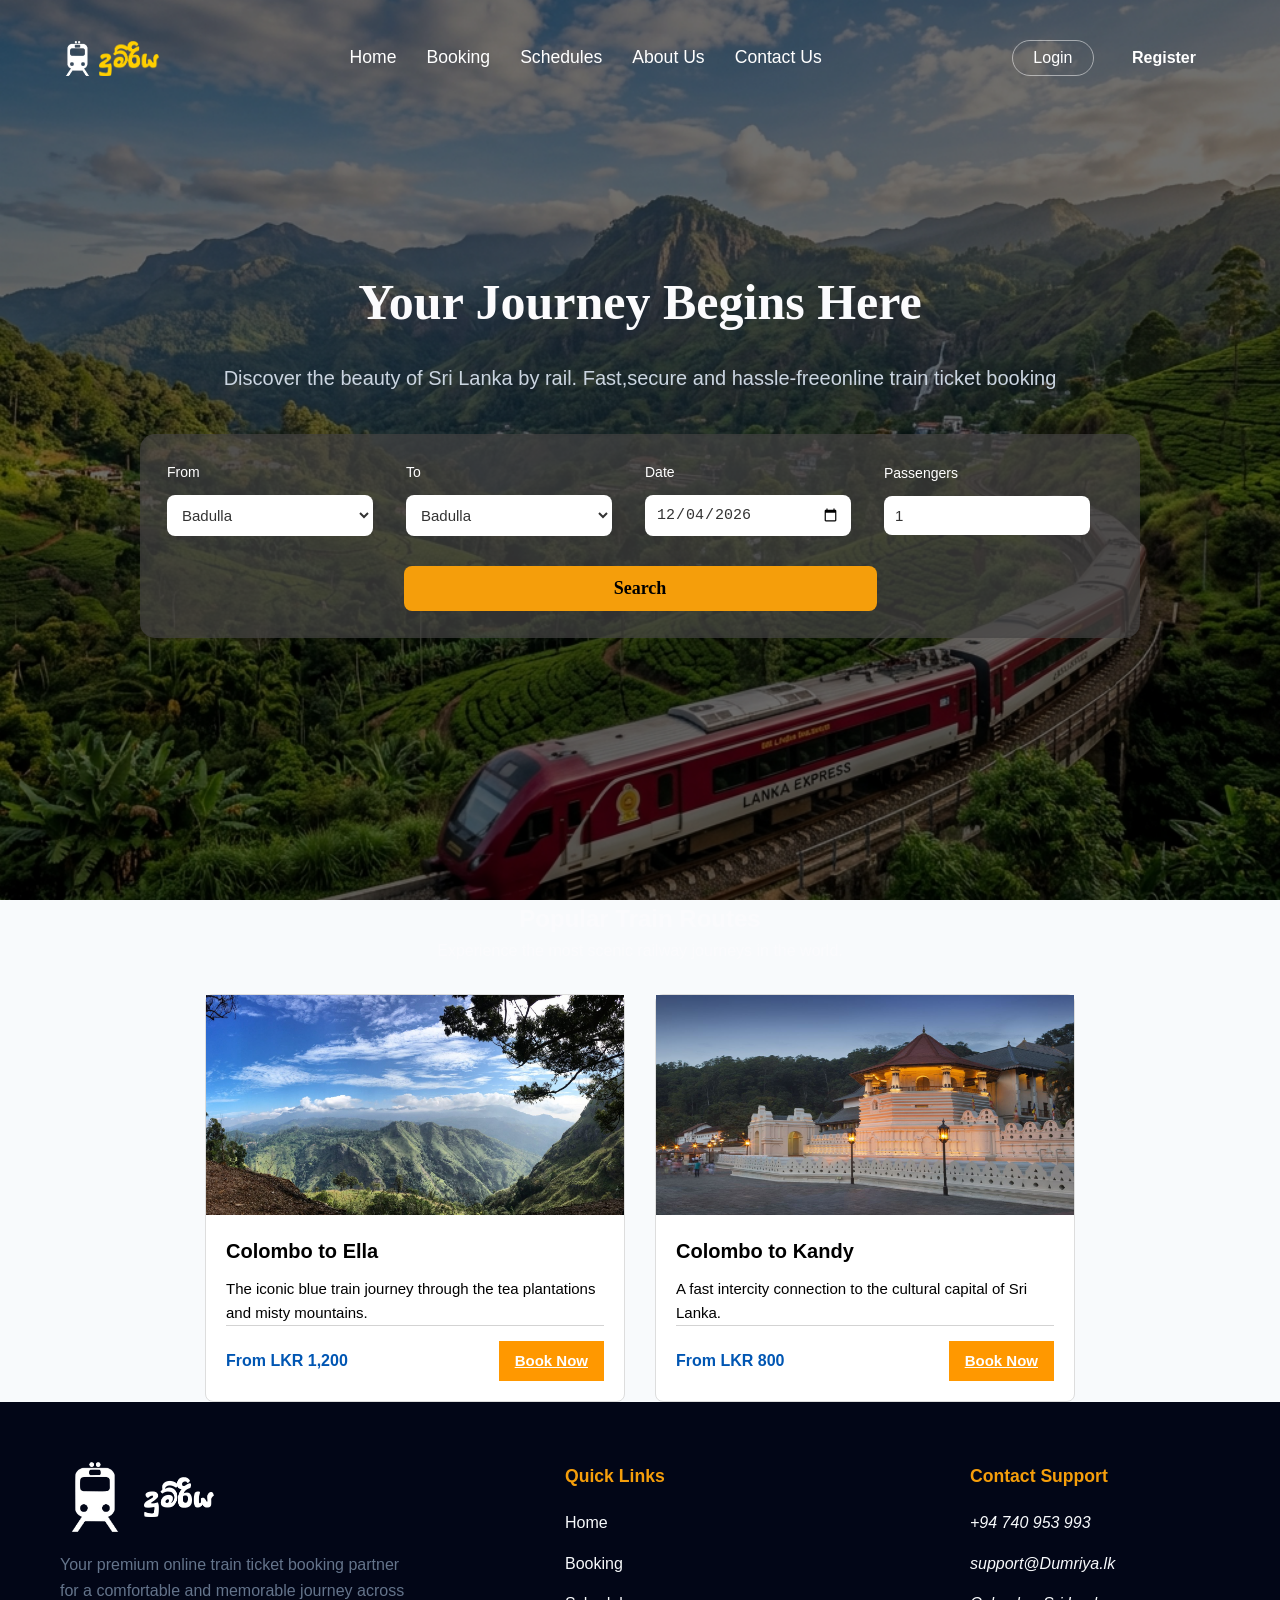
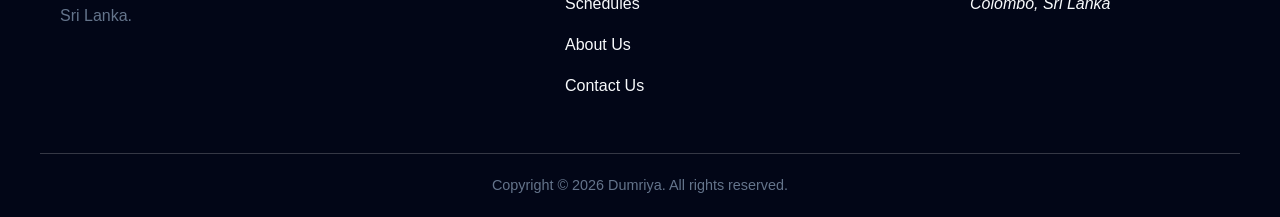
<file: index.html>
<!DOCTYPE html>
<html lang="en">

<head>
    <meta charset="UTF-8">
    <meta name="viewport" content="width=device-width, initial-scale=1.0">
    <title>Home | දුම්රිය </title>
    <link rel="stylesheet" href="css/style.css">
    <link rel="stylesheet" href="css/index.css">

</head>

<body>
<!--Navigation-->
      <header>
        <div class="container nav-container">
            <a href="index.html" class="logo" id="logo-name">
                <img src="assets/train-whit.png" alt="logo" class="train-logo">
                <i></i><img src="assets/Dumriya_Icon-yellow.png" alt="Dumriya logo">
            </a>
            <ul class="nav-links">
                <li><a href="index.html">Home</a></li>
                <li><a href="booking.html">Booking</a></li>
                <li><a href="schedules.html">Schedules</a></li>
                <li><a href="about.html">About Us</a></li>
                <li><a href="contact.html">Contact Us</a></li>
            </ul>

            <div class="nav-buttons">
                <button class="btn-login">Login</button>
                <button class="btn-register">Register</button>
            </div>
        </div>
    </header>
<section class = "context">
    <div class = "context_content">
        <h1 class = "context_title">Your Journey Begins Here</h1>
        <p class = "context_para">Discover the beauty of Sri Lanka by rail. Fast,secure and hassle-freeonline train ticket booking</p>

        <div class = "search_block">
            <form action="booking.html" class="form_search">

                <div class = "input_group">
                    <label for="From">From</label>
                    <select name="From" id="From">
                        <option value="Badulla">Badulla</option>
                        <option value="Ella">Ella</option>
                        <option value="Kandy">Kandy</option>
                        <option value="Jaffna">Jaffna</option>
                        <option value="Galle">Galle</option>
                        <option value="ColomboFort">Colombo Fort
                        </option>  
                    </select>
                </div>
                <div class = "input_group">
                    <label for="To">To</label>
                    <select name="To" id="To">
                        <option value="Badulla">Badulla</option>
                        <option value="Ella">Ella</option>
                        <option value="Kandy">Kandy</option>
                        <option value="Jaffna">Jaffna</option>
                        <option value="Galle">Galle</option>
                        <option value="ColomboFort">Colombo Fort
                        </option>
                    </select>
                </div>
                <div class = "input_group">
                    <label for="Date">Date</label>
                    <input type="date" id="Date" name="Date" min="2026-06-13">
                </div>
                <div class = "input_group" id="passenger-div">
                    <label for="Passengers">Passengers</label>
                    <input type="number" id = "Passengers" name = "Passengers" min = "1" value ="1">
                </div>
                <button type = "search" class="search_button" id="search-btn">Search</button>

            </form>
        </div>
    </div>
</section>
<div class="train-section">
    <div class="train-container">
        
        <div class="train-title">
            <h2>Popular Train Routes</h2>
            <p>Experience the most scenic railway journeys in the world.</p>
        </div>

        <div class="train-div-div">
            <div class="two-card">
                <img src="assets/ella.jpeg" alt="Colombo to Ella">
                <div class="two-card-body">
                    <h3>Colombo to Ella</h3>
                    <p>The iconic blue train journey through the tea plantations and misty mountains.</p>
                    <div class="two-card-footer">
                        <span>From LKR 1,200</span>
                        <a href="booking.html" class="two-btn">Book Now</a>
                    </div>
                </div>
            </div>

            <div class="two-card">
                <img src="assets/kandy.jpg" alt="Colombo to Kandy">
                <div class="two-card-body">
                    <h3>Colombo to Kandy</h3>
                    <p>A fast intercity connection to the cultural capital of Sri Lanka.</p>
                    <div class="two-card-footer">
                        <span>From LKR 800</span>
                        <a href="booking.html" class="two-btn">Book Now</a>
                    </div>
                </div>
            </div>
        </div>

    </div>
</div>
<!--Footer-->
    <footer>
        <div class="container">
            <div class="footer-logo">
                <img src="assets/train-whit.png" alt="logo">
                <img src="assets/dumriya_font.png">
                <p>Your premium online train ticket booking partner for a comfortable and memorable journey across Sri Lanka.</p>
            </div>
                <div class="footer-content">
                    <h4>Quick Links</h4>
                    <ul class="footer-links">
                    <li><a href="index.html">Home</a></li>
                    <li><a href="booking.html">Booking</a></li>
                    <li><a href="schedules.html">Schedules</a></li>
                    <li><a href="about.html">About Us</a></li>
                    <li><a href="contact.html">Contact Us</a></li>
                </ul>
            </div>
            <div class="footer-info">
                <h4>Contact Support</h4>
                <ul class="social-links">
                    <li><i class="phone-no">+94 740 953 993</i></li>
                    <li><i class="email-add">support@Dumriya.lk</i></li>
                    <li><i class="location-add">Colombo, Sri Lanka</i></li>
                </ul>
            </div>  
        </div>  
            <div class="footer-bottom">
                <p>Copyright &copy; 2026 Dumriya. All rights reserved.</p>
            </div>
    </footer>
    <script>
        var dateInput = document.getElementById('Date');
        dateInput.valueAsDate = new Date();
        dateInput.min = dateInput.value;

    </script>


    <script src="js/main.js"></script>
    
  
</body>

</html>
</file>
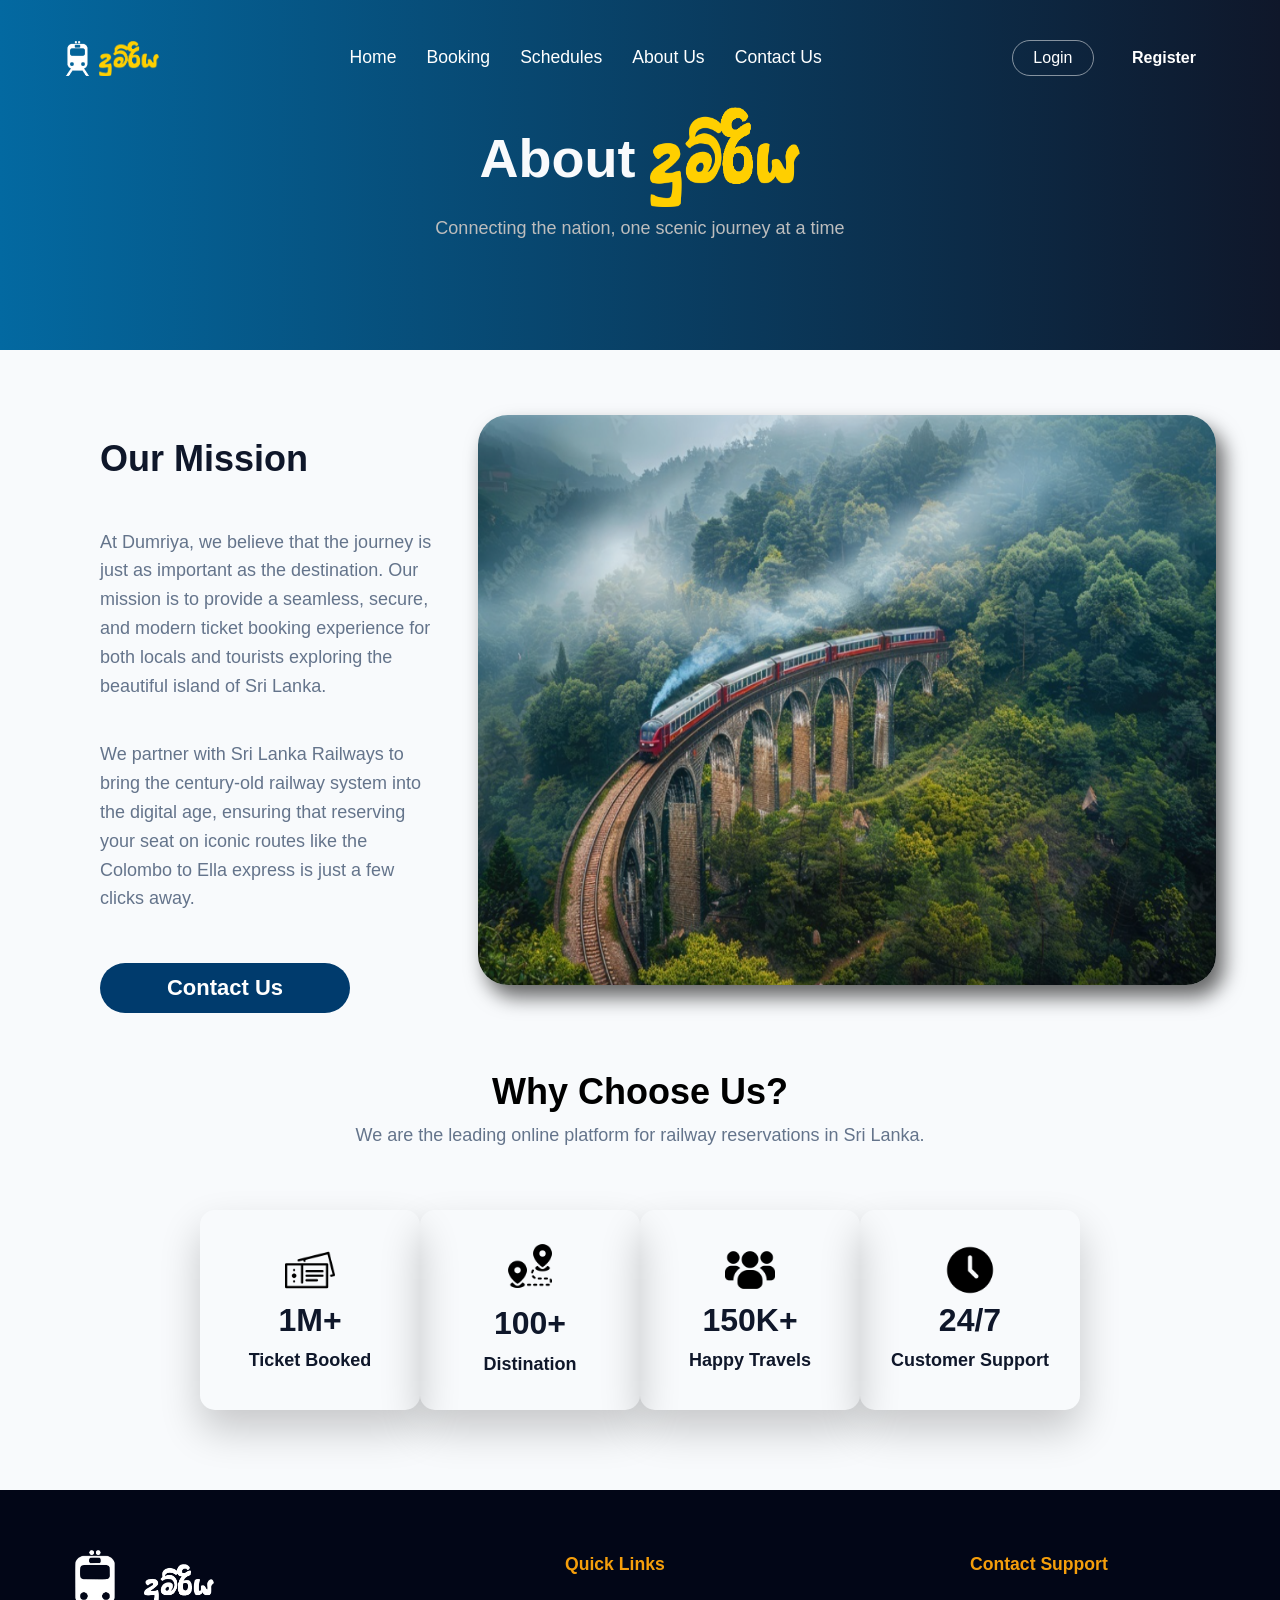
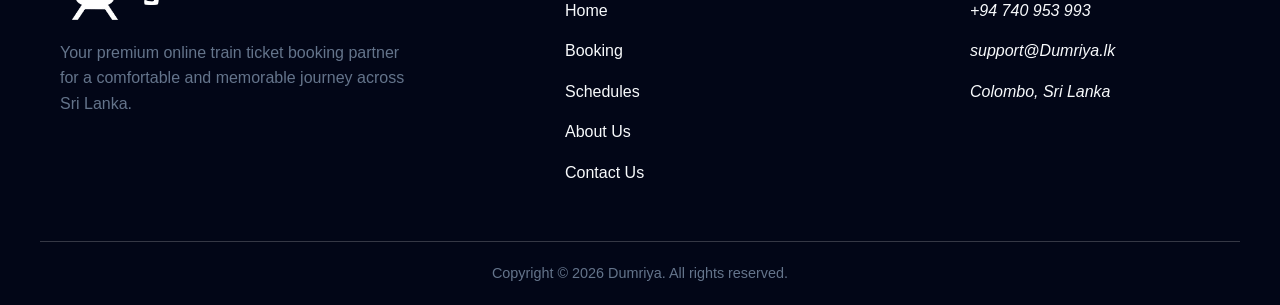
<file: about.html>
<!DOCTYPE html>
<html lang="en">

<head>
    <title>About Us | දුම්රිය</title>
    <link rel="stylesheet" href="css/style.css">
    <link rel="stylesheet" href="css/about.css">
</head>

<body>

    <!--Navigation-->
    <header>
        <div class="container nav-container">
            <a href="index.html" class="logo" id="logo-name">
                <img src="assets/train-whit.png" alt="logo" class="train-logo">
                <i></i><img src="assets/Dumriya_Icon-yellow.png" alt="Dumriya logo">
            </a>
            <ul class="nav-links">
                <li><a href="index.html">Home</a></li>
                <li><a href="booking.html">Booking</a></li>
                <li><a href="schedules.html">Schedules</a></li>
                <li><a href="about.html">About Us</a></li>
                <li><a href="contact.html">Contact Us</a></li>
            </ul>

            <div class="nav-buttons">
                <button class="btn-login">Login</button>
                <button class="btn-register">Register</button>
            </div>
        </div>
    </header>

    <!--Title box-->
    <div class="titleBox">
        <div class="aboutTitle">
            <h1 class="title">About</h1> <span class="font_Image"><img src="assets/Dumriya_Icon-yellow.png"
                    alt="Dumriya"></span>
        </div>
        <p class="titlePara">Connecting the nation, one scenic journey at a time</p>
    </div>

    <!--Content box-->
    <div>
        <div class="contentBox">
            <div class="content">
                <h1>Our Mission</h1>
                <p>At Dumriya, we believe that the journey is just as important as the destination. Our mission is to
                    provide a seamless, secure, and modern ticket booking experience for both locals and tourists
                    exploring the beautiful island of Sri Lanka.</p>
                <p>We partner with Sri Lanka Railways to bring the century-old railway system into the digital age,
                    ensuring that reserving your seat on iconic routes like the Colombo to Ella express is just a few
                    clicks away.</p>
                <a href="contact.html"><button class="contactUsButton">Contact Us</button> </a>
            </div>
            <div class="imageBox">
                <img src="assets/train_viwe.png" alt="Train travel Image">
            </div>
        </div>
        <div class="choosesBox">
            <h2>Why Choose Us?</h2>
            <p>We are the leading online platform for railway reservations in Sri Lanka.</p>
        </div>
        <div class="selectionBox">
            <div class="selection">
                <img src="assets/ticket.png" alt="Ticket Icon">
                <h1>1M+</h1>
                <p>Ticket Booked</p>
            </div>
            <div class="selection">
                <i><img src="assets/destinations.png" alt="Distination Icon"></i>
                <h1>100+</h1>
                <p>Distination</p>
            </div>
            <div class="selection">
                <img src="assets/group-users.png" alt="Group Icon">
                <h1>150K+</h1>
                <p>Happy Travels</p>
            </div>
            <div class="selection">
                <img src="assets/clock.png" alt="Clock Icon">
                <h1>24/7</h1>
                <p>Customer Support</p>
            </div>
        </div>
    </div>

    <!--Footer-->
    <footer>
        <div class="container">
            <div class="footer-logo">
                <img src="assets/train-whit.png" alt="logo">
                <img src="assets/dumriya_font.png">
                <p>Your premium online train ticket booking partner for a comfortable and memorable journey across Sri
                    Lanka.</p>
            </div>
            <div class="footer-content">
                <h4>Quick Links</h4>
                <ul class="footer-links">
                    <li><a href="index.html">Home</a></li>
                    <li><a href="booking.html">Booking</a></li>
                    <li><a href="schedules.html">Schedules</a></li>
                    <li><a href="about.html">About Us</a></li>
                    <li><a href="contact.html">Contact Us</a></li>
                </ul>
            </div>
            <div class="footer-info">
                <h4>Contact Support</h4>
                <ul class="social-links">
                    <li><i class="phone-no">+94 740 953 993</i></li>
                    <li><i class="email-add">support@Dumriya.lk</i></li>
                    <li><i class="location-add">Colombo, Sri Lanka</i></li>
                </ul>
            </div>
        </div>
        <div class="footer-bottom">
            <p>Copyright &copy; 2026 Dumriya. All rights reserved.</p>
        </div>
    </footer>

    <script src="js/main.js"></script>
</body>

</html>
</file>
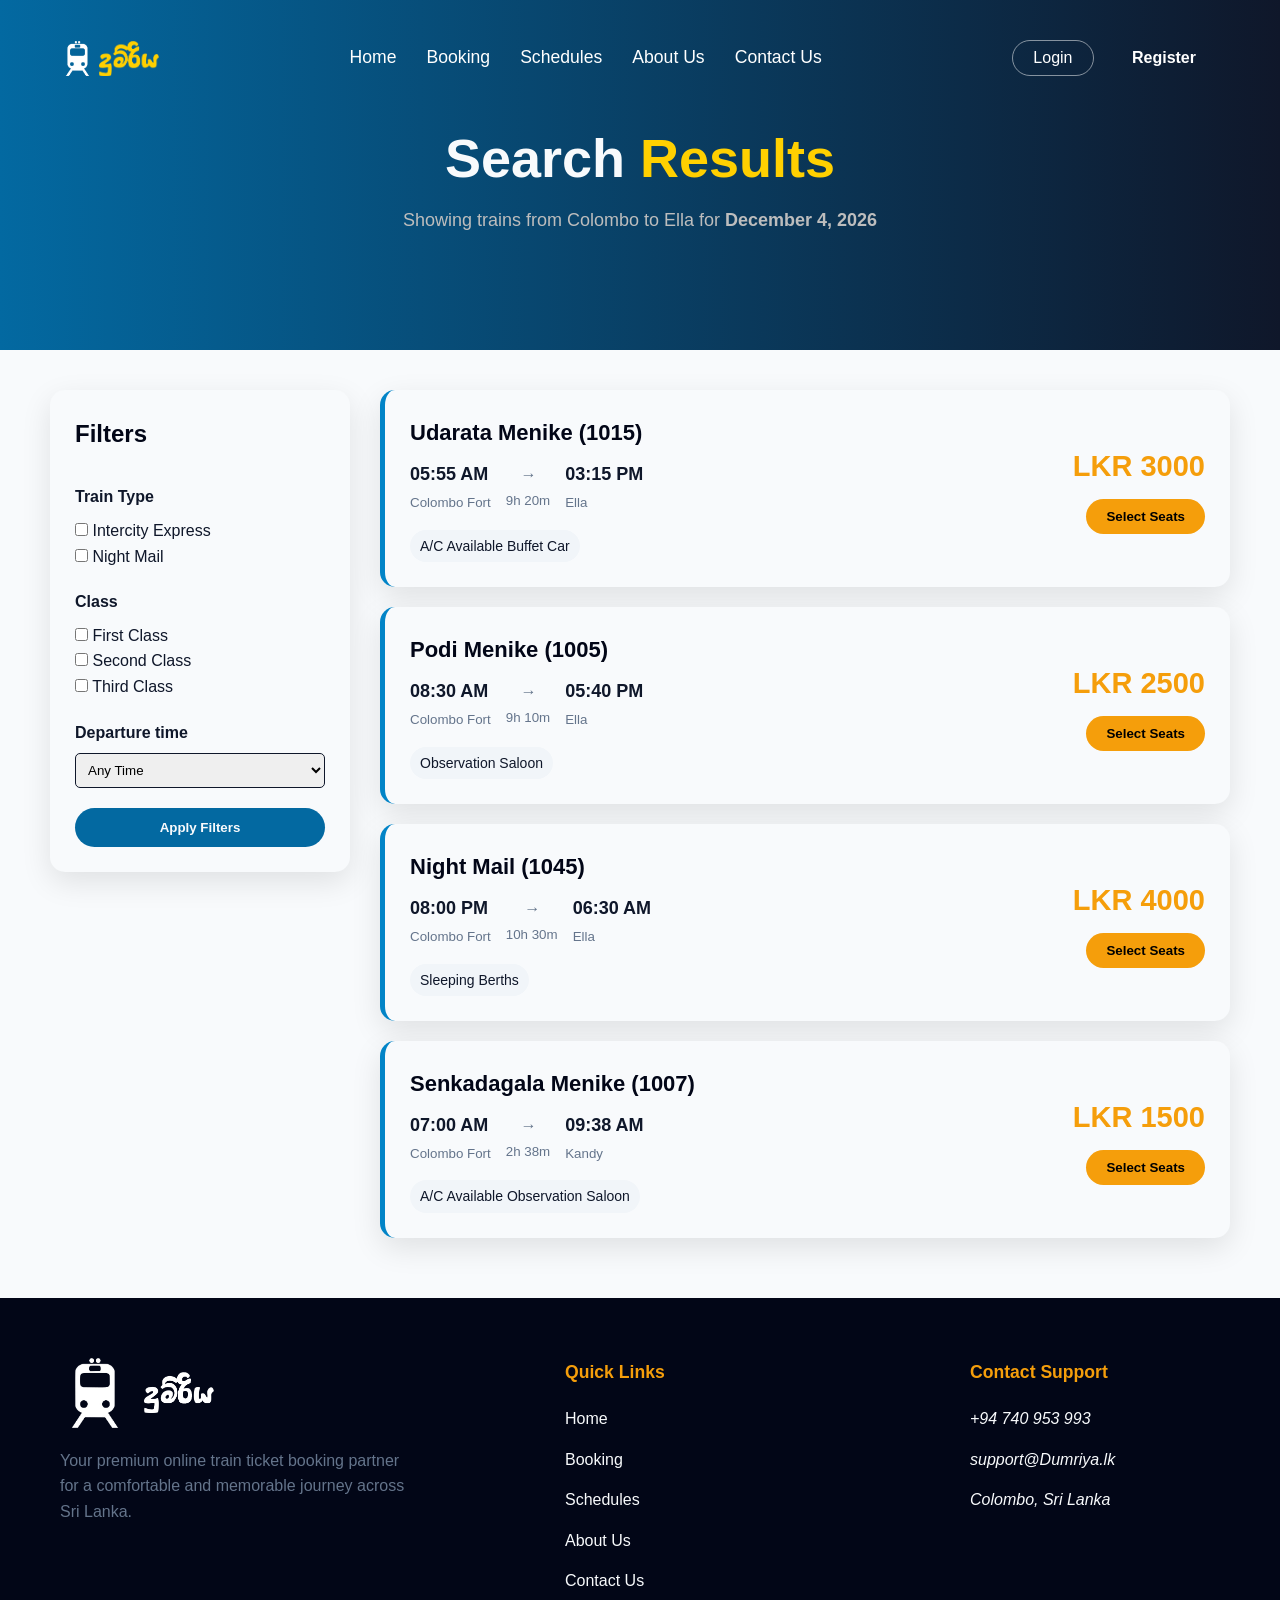
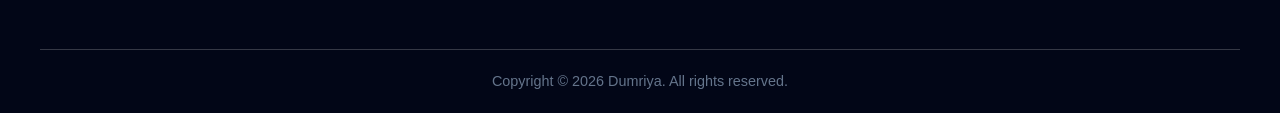
<file: booking.html>
<!DOCTYPE html>
<html lang="en">
<head>
    <meta charset="UTF-8">
    <meta name="viewport" content="width=device-width, initial-scale=1.0">
    <title>Booking | දුම්රිය  </title>
    <link rel="stylesheet" href="css/style.css">
    <title>Book Tickets | LankaTrains</title>
    <link rel="stylesheet" href="css/style.css">
    <link rel="stylesheet" href="css/booking.css">
</head>
<body>
      <!--Navigation-->
    <header>
        <div class="container nav-container">
            <a href="index.html" class="logo" id="logo-name">
                <img src="assets/train-whit.png" alt="logo" class="train-logo">
                <i></i><img src="assets/Dumriya_Icon-yellow.png" alt="Dumriya logo">
            </a>
            <ul class="nav-links">
                <li><a href="index.html">Home</a></li>
                <li><a href="booking.html">Booking</a></li>
                <li><a href="schedules.html">Schedules</a></li>
                <li><a href="about.html">About Us</a></li>
                <li><a href="contact.html">Contact Us</a></li>
            </ul>

            <div class="nav-buttons">
                <button class="btn-login">Login</button>
                <button class="btn-register">Register</button>
            </div>
        </div>
    </header>

     <div class="titleBox">
        <div class="aboutTitle">
            <h1 class="title">Search <span style="color: #ffd000;">Results</span></h1> 
        </div>
        <p class="titlePara">Showing trains from Colombo to Ella for <strong id="current-date"></strong></p>

        <script>
            const today = new Date();
            const options = { year: 'numeric', month: 'long', day: 'numeric' };
            document.getElementById('current-date').textContent = today.toLocaleDateString('en-US', options);

        </script>

    </div>

    <section class="section">
        <div class="main-container">

            <div class="search-result-container">

               
                <aside class="filter-sidebar">
                    <h2>Filters</h2>
                    <div class="filter-group">

                      
                        <label class="criteria-label">Train Type</label>
                        <div>
                            <input type="checkbox" id="intercity" value="intercity">
                            <label for="intercity">Intercity Express</label>
                        </div>
                        <div>
                            <input type="checkbox" id="nightmail" id="nightmail" value="nightmail">
                            <label for="nightmail">Night Mail</label>   
                        </div>
                    </div>

                    <div class="filter-group">

                        
                        <label class="criteria-label">Class</label>
                        <div>
                            <input type="checkbox" id="First-class" value="first-class">
                            <label for="first-class">First Class</label>
                        </div>
                        <div>
                            <input type="checkbox" id="second-class" value="second-class">
                            <label for="second-class">Second Class</label>
                        </div>
                        <div>
                            <input type="checkbox" id="third-class" value="third-class">
                            <label for="third-class">Third Class</label>
                        </div>
                    </div>
                    <div class="filter-group">

                        
                        <label class="criteria-label">Departure time</label>
                        <select id="filter-time" class="filter-time" style="width: 100%; padding: 8px; border-radius: 5px; border: 0.5px solid var(--dark);">
                            <option value="any">Any Time</option>
                            <option value="morning">Morning (06:00 -12:00)</option>
                            <option value="afternoon">Afternoon (12:00 - 18:00)</option>
                            <option value="evening">Evening (18:00 - 00:00)</option>

                        </select>
                    </div>
                    <button class="btn-primary">Apply Filters</button>
                </aside>
                
                <div class="results-list" id="train-result-display">
                    <div class="train-card" data-type="intercity" data-class="first second" data-time="morning">
                        <div class="train-info">
                            <h3>Udarata Menike (1015)</h3>//train 1
                            <div class="train-route">
                                <div>
                                    <span class="time">05:55 AM</span>
                                    <br>
                                    <small>Colombo Fort</small>
                                </div>
                                <div style="flex-grow: 1; text-align: center;">
                                    <large>&rarr;</large>
                                    <br>
                                    <small>9h 20m</small>
                                </div>
                                <div>
                                    <span class="time">03:15 PM</span>
                                    
                                    <br>
                                    <small>Ella</small>
                                </div>
                            </div>
                            <div class="train-features">
                                <span> A/C Available</span>
                                <span> | Buffet Car</span>
                            </div>
                        </div>
                        <div class="train-action">
                            <span class="price">LKR 450</span>
                            <button class="btn-secondary">Select Seats</button>
                        </div>
                    </div>

                    <div class="train-card" style="transition-delay: 0.1s;" data-type="intercity" data-class="second third" data-time="morning">
                        <div class="train-info">
                           
                            <h3>Podi Menike (1005)</h3>
                            <div class="train-route">
                                <div>
                                    <span class="time">08:30 AM</span><br>
                                    <small>Colombo Fort</small>
                                </div>
                                <div style="flex-grow: 1; text-align: center;">
                                    <large>&rarr;</large>
                                    <br>
                                    <small>9h 30m</small>
                                </div>
                                <div>
                                    <span class="time">05:40 PM</span><br>
                                    <small>Ella</small>
                                </div>
                            </div>
                            <div class="train-features">
                                <span>  Observation Saloon</span>
                            </div>
                        </div>
                        <div class="train-action">
                            <span class="price">LKR 550</span>
                            <button class="btn-secondary">Select Seats</button>
                        </div>
                    </div>

                    <div class="train-card" style="transition-delay: 0.2s;" data-type="nightmail" data-class="first second third" data-time="night">
                        <div class="train-info">
                            
                            <h3>Night Mail (1045)</h3>
                            <div class="train-route">
                                <div>
                                    <span class="time">08:00 PM</span><br>
                                    <small>Colombo Fort</small>
                                </div>
                                <div style="flex-grow: 1; text-align: center;">
                                    <large>&rarr;</large>
                                    <br>
                                    <small>10h 30m</small>
                                </div>
                                <div>
                                    <span class="time">06:30 AM</span><br>
                                    <small>Ella</small>
                                </div>
                            </div>
                            <div class="train-features">
                                <span>Sleeping Berths</span>
                            </div>
                        </div>
                        <div class="train-action">
                            <span class="price">LKR 700</span>
                            <button class="btn-secondary">Select Seats</button>
                        </div>
                    </div>

                </div>
                
            </div>
        </div>
    </section>

    <!--Footer-->
    <footer>
        <div class="container">
            <div class="footer-logo">
                <img src="assets/train-whit.png" alt="logo">
                <img src="assets/dumriya_font.png">
                <p>Your premium online train ticket booking partner for a comfortable and memorable journey across Sri Lanka.</p>
            </div>
                <div class="footer-content">
                    <h4>Quick Links</h4>
                    <ul class="footer-links">
                    <li><a href="index.html">Home</a></li>
                    <li><a href="booking.html">Booking</a></li>
                    <li><a href="schedules.html">Schedules</a></li>
                    <li><a href="about.html">About Us</a></li>
                    <li><a href="contact.html">Contact Us</a></li>
                </ul>
            </div>
            <div class="footer-info">
                <h4>Contact Support</h4>
                <ul class="social-links">
                    <li><i class="phone-no">+94 740 953 993</i></li>
                    <li><i class="email-add">support@Dumriya.lk</i></li>
                    <li><i class="location-add">Colombo, Sri Lanka</i></li>
                </ul>
            </div>  
        </div>  
            <div class="footer-bottom">
                <p>Copyright &copy; 2026 Dumriya. All rights reserved.</p>
            </div>
    </footer>
    <script src="js/main.js"></script>
    <script src="js/booking.js"></script>

</body>
</html>
</file>
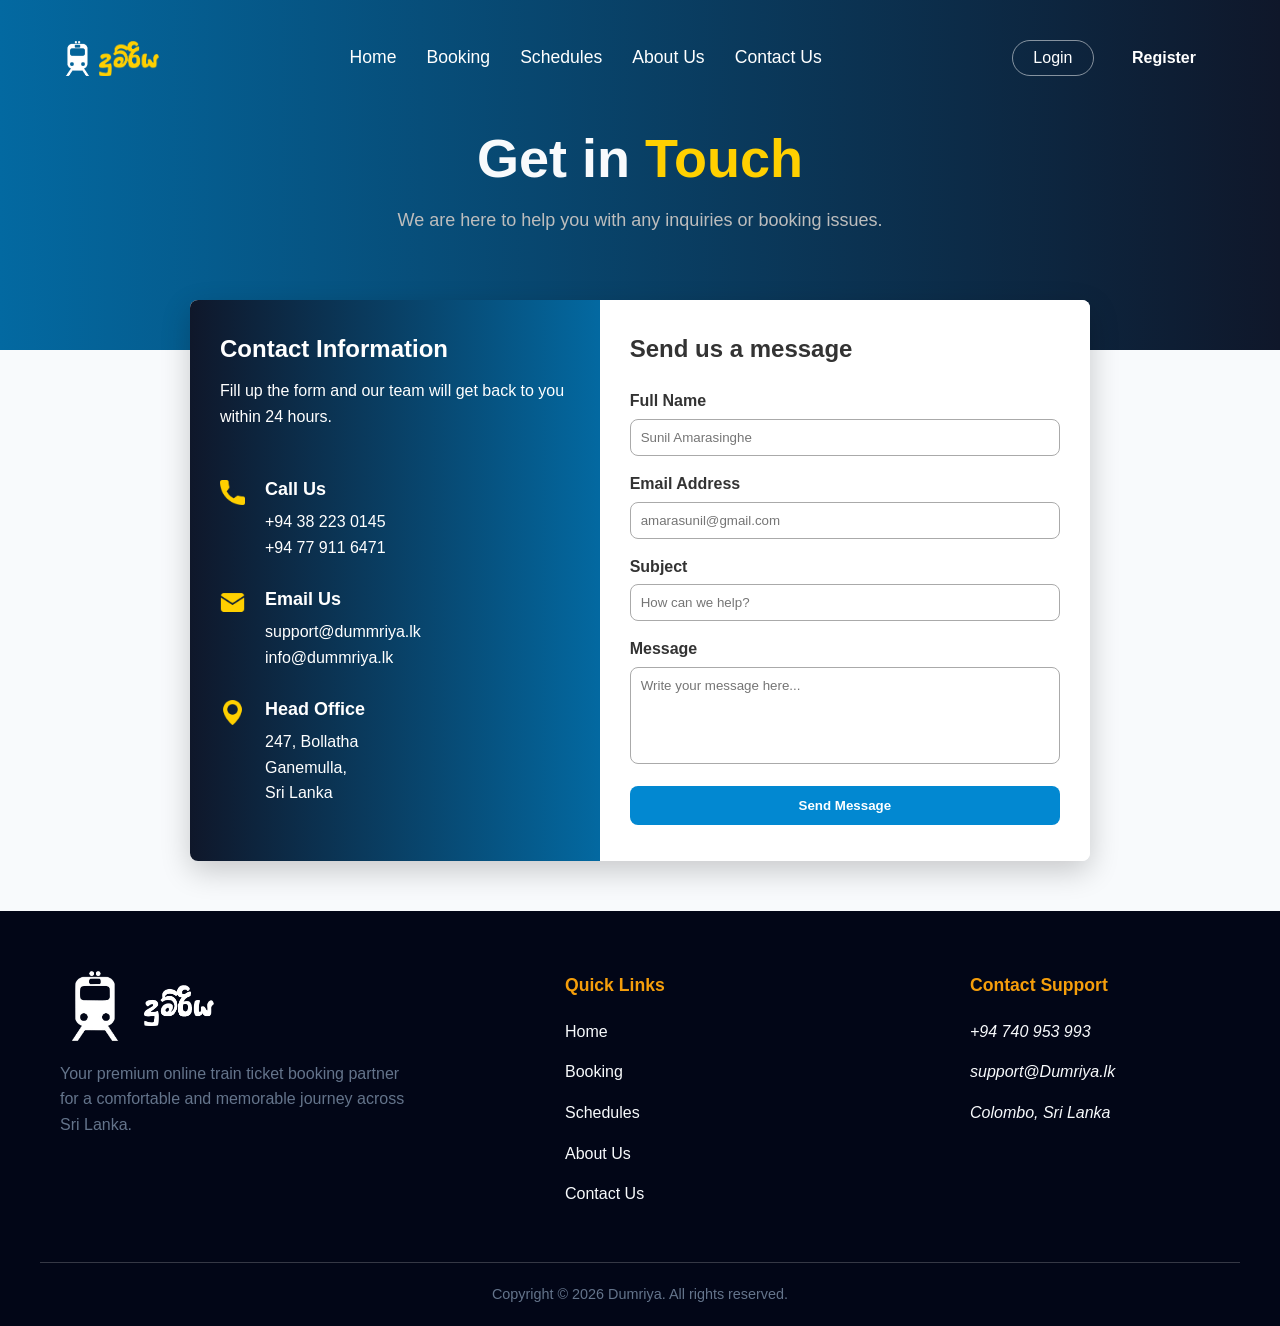
<file: contact.html>
<!DOCTYPE html>
<html lang="en">
<head>
    <meta charset="UTF-8">
    <meta name="viewport" content="width=device-width, initial-scale=1.0">
    <title>Contact Us | දුම්රිය</title>
    <link rel="stylesheet" href="css/style.css">
    <link rel="stylesheet" href="css/contact.css">
    
</head>
<body>

     <!--Navigation-->
      <header>
        <div class="container nav-container">
            <a href="index.html" class="logo" id="logo-name">
                <img src="assets/train-whit.png" alt="logo" class="train-logo">
                <i></i><img src="assets/Dumriya_Icon-yellow.png" alt="Dumriya logo">
            </a>
            <ul class="nav-links">
                <li><a href="index.html">Home</a></li>
                <li><a href="booking.html">Booking</a></li>
                <li><a href="schedules.html">Schedules</a></li>
                <li><a href="about.html">About Us</a></li>
                <li><a href="contact.html">Contact Us</a></li>
            </ul>

            <div class="nav-buttons">
                <button class="btn-login">Login</button>
                <button class="btn-register">Register</button>
            </div>
        </div>
    </header>

    <!-- Get in touch Section -->
    <div class="titleBox">
        <div class="aboutTitle">
            <h1 class="title">Get in <span style="color: #ffd000;">Touch</span></h1> 
        </div>
        <p class="titlePara">We are here to help you with any inquiries or booking issues.</p>
    </div>

    <!-- Form box -->
    <main class="container-cnt">
        <!-- Form box left part -->
        <section class="left-panel">
            <h2>Contact Information</h2>
            <p>Fill up the form and our team will get back to you within 24 hours.</p>
            <br>

            <div class="info-item">
                <img src="assets/call1.png" alt="Phone Icon">
                <div>
                    <h3>Call Us</h3>
                    <p>+94 38 223 0145<br>+94 77 911 6471</p>
                </div>
            </div>

            <div class="info-item">
                <img src="assets/email1.png" alt="Email Icon">
                <div>
                    <h3>Email Us</h3>
                    <p>support@dummriya.lk<br>info@dummriya.lk</p>
                </div>
            </div>

            <div class="info-item">
                <img src="assets/from1.png" alt="Location Icon">
                <div>
                    <h3>Head Office</h3>
                    <p>247, Bollatha<br>Ganemulla,<br>Sri Lanka</p>
                </div>
            </div>
        </section>
        <!-- Form box right part -->
        <section class="right-panel">
            <h2>Send us a message</h2>
            
            <form id="contactForm" action="#" method="POST">
                <div>
                    <label>Full Name</label>
                    <input type="text" placeholder="Sunil Amarasinghe">
                </div>
                <div>
                    <label>Email Address</label>
                    <input type="email" placeholder="amarasunil@gmail.com">
                </div>
                <div>
                    <label>Subject</label>
                    <input type="text" placeholder="How can we help?">
                </div>
                <div>
                    <label>Message</label>
                    <textarea rows="5" placeholder="Write your message here..."></textarea>
                </div>
                <button class="butt1" type="submit">Send Message</button>
            </form>
        </section>
    </main>
    <!-- js for contact form -->
    <div id="toastBox" class="toast">
        <span class="toast-icon">✓</span>
        <span class="toast-text">Message sent successfully!</span>
    </div>

    <div id="errorToastBox" class="toast error-toast">
        <span class="toast-icon error-icon">✖</span>
        <span class="toast-text">Please fill in all fields!</span>
    </div>

    <script src="js/contact.js"></script>

    <!--Footer-->
    <footer>
        <div class="container">
            <div class="footer-logo">
                <img src="assets/train-whit.png" alt="logo">
                <img src="assets/dumriya_font.png">
                <p>Your premium online train ticket booking partner for a comfortable and memorable journey across Sri Lanka.</p>
            </div>
                <div class="footer-content">
                    <h4>Quick Links</h4>
                    <ul class="footer-links">
                    <li><a href="index.html">Home</a></li>
                    <li><a href="booking.html">Booking</a></li>
                    <li><a href="schedules.html">Schedules</a></li>
                    <li><a href="about.html">About Us</a></li>
                    <li><a href="contact.html">Contact Us</a></li>
                </ul>
            </div>
            <div class="footer-info">
                <h4>Contact Support</h4>
                <ul class="social-links">
                    <li><i class="phone-no">+94 740 953 993</i></li>
                    <li><i class="email-add">support@Dumriya.lk</i></li>
                    <li><i class="location-add">Colombo, Sri Lanka</i></li>
                </ul>
            </div>  
        </div>  
            <div class="footer-bottom">
                <p>Copyright &copy; 2026 Dumriya. All rights reserved.</p>
            </div>
    </footer>

    <script src="js/main.js"></script>
    
</body>
</html>
</file>
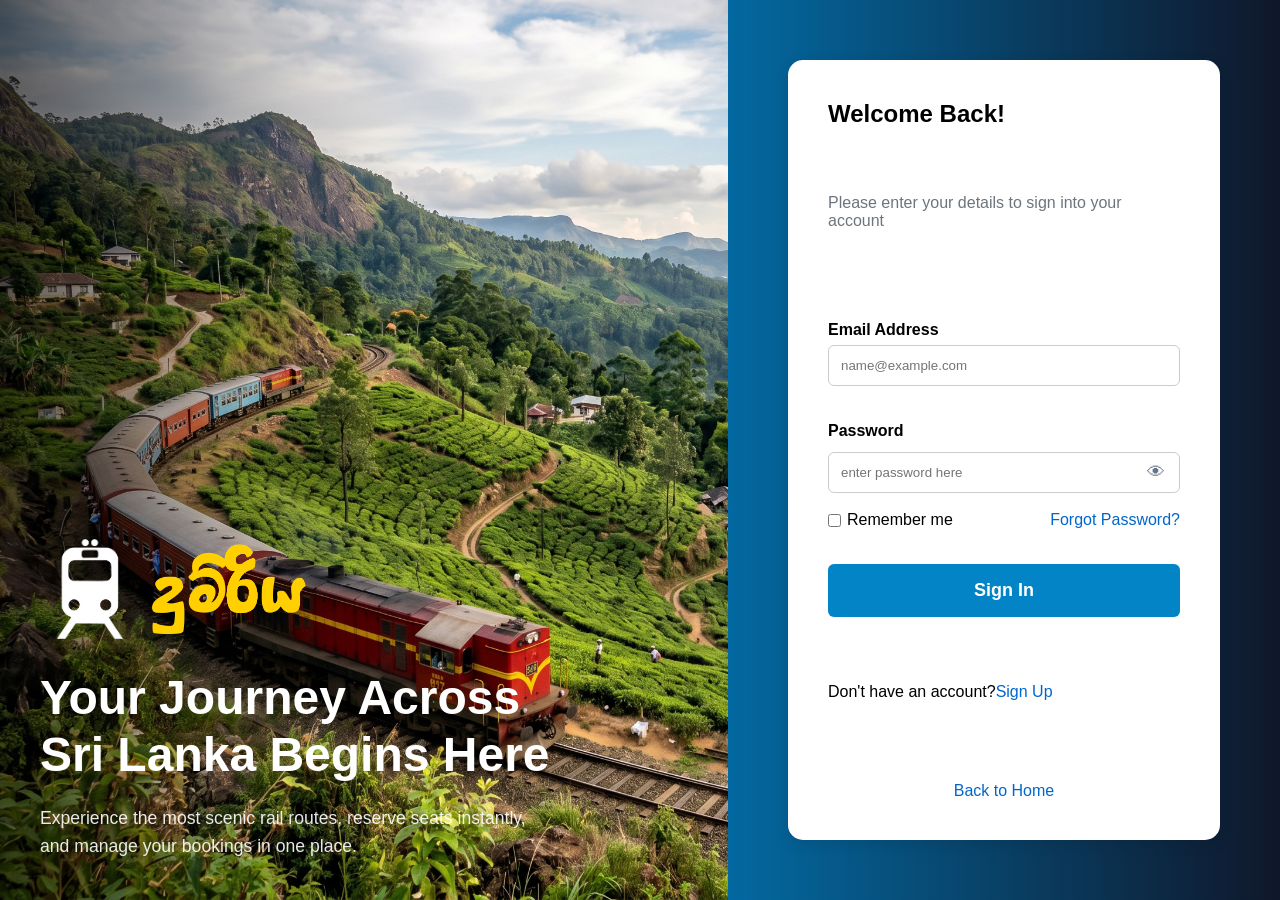
<file: login.html>
<!DOCTYPE html>
<html lang="en">
<head>
    <title>Login | දුම්රිය</title>
    <link rel="stylesheet" href="css/login.css">
</head>
<body>
    <div class="screen-container">
        <div class="left-side">
            <a href="index.html" class="logo" id="logo-name" width="50px">
                <img src="assets/train-whit.png" alt="logo" class="train-logo">
                <img src="assets/Dumriya_Icon-yellow.png" alt="Dumriya logo" class="text-logo">
            </a>
            <h1>Your Journey Across Sri Lanka Begins Here</h1>
            <p>Experience the most scenic rail routes, reserve seats instantly, and manage your bookings in one place.</p>
        </div>
        
        <div class="right-side">
            <div class="login-card"> <!--formbox-->
                <h2>Welcome Back!</h2>
                <p class="subtitle">Please enter your details to sign into your account</p>

                <form id="login-form" autocomplete="off">
                    <!--email-->
                    <label for="email">Email Address</label><br>
                    <input type="email" id="email" name="email" placeholder="name@example.com"><br>
                    
                    <span id="email-error" class="error-text">enter a valid email</span><br>
                    <!--password-->
                    <label for="password">Password</label><br>
                    <div class="password-wrapper">
                    <input type="password" id="password" name="password" placeholder="enter password here" autocomplete="new-password">
                    <span id="toggle-password" class="eye-icon">👁</span>
                    </div>
                    <!--remember-->
                    <div class="form-foot">
                        <div class="remember">
                            <input type="checkbox" id="remember" name="remember">
                            <label for="remember">Remember me</label>
                        </div>
                        <a href="#">Forgot Password?</a>
                    </div>
              
                    <button type="submit">Sign In</button>
                </form>

                <p>Don't have an account?<a href="register.html">Sign Up</a></p>
                <p class="backHome"><a href="index.html">Back to Home</a></p>
            </div>
        </div>
    </div>

    <div id="toast-container"></div> <!--notifi-->

    <script src="js/login.js"></script> <!--js connect-->

</body>
</html>
</file>
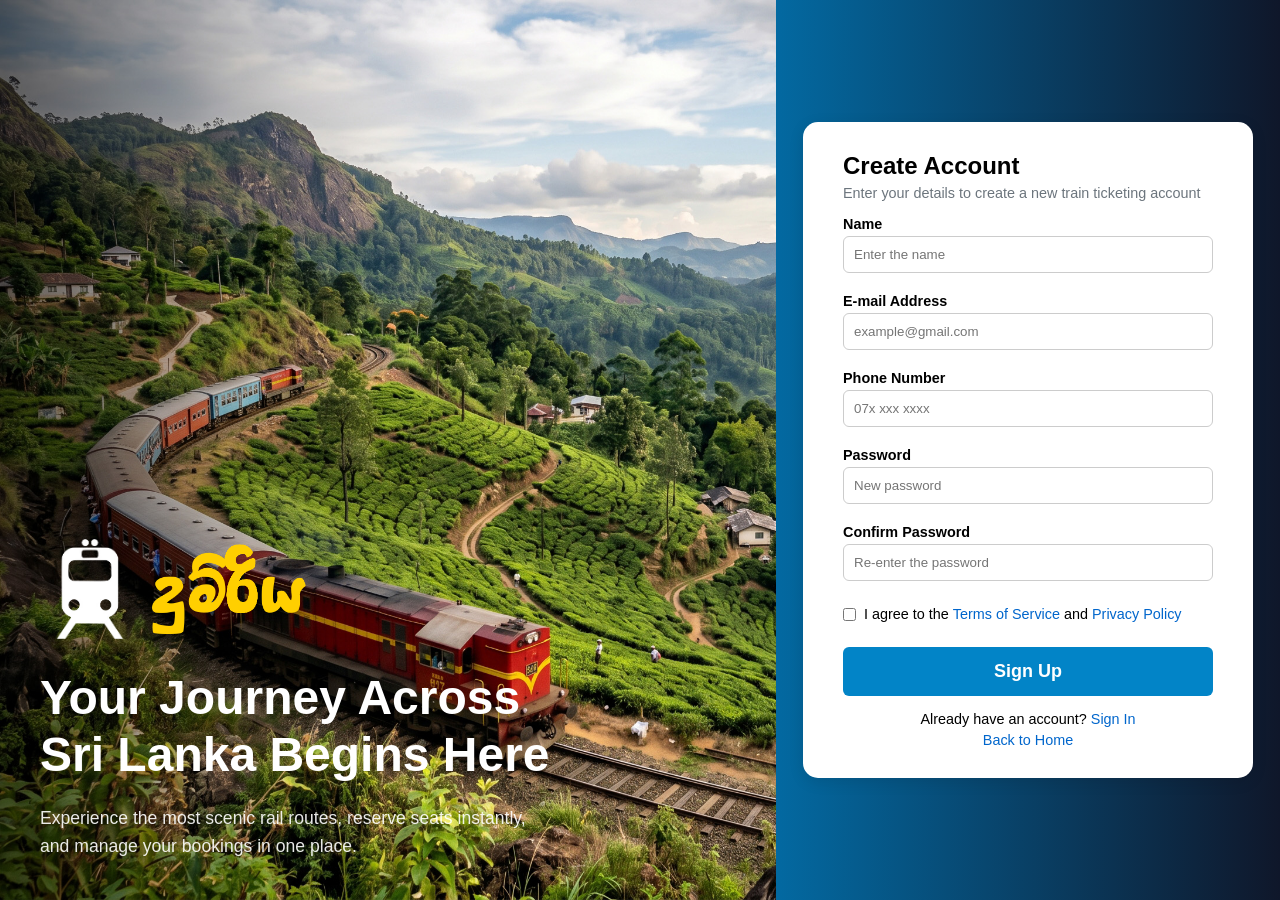
<file: register.html>
<!DOCTYPE html>
<html lang="en">
<head>
    <meta charset="UTF-8">
    <meta name="viewport" content="width=device-width, initial-scale=1.0">
    <title>Register | දුම්රිය</title>
    <link rel="stylesheet" href="css/register.css">
</head>
<body>
    <div class="screen-container">
        
        <div class="left-side">
            <a href="index.html" class="logo" id="logo-name">
                <img src="assets/train-whit.png" alt="logo" class="train-logo">
                <img src="assets/Dumriya_Icon-yellow.png" alt="Dumriya logo" class="text-logo">
            </a>
            <h1>Your Journey Across Sri Lanka Begins Here</h1>
            <p>Experience the most scenic rail routes, reserve seats instantly, and manage your bookings in one place.</p>
        </div>
        
        <div class="right-side">
            <div class="login-card">
                <h2>Create Account</h2>
                <p class="subtitle">Enter your details to create a new train ticketing account</p>
                
                <form action="/">
                    <label for="userName">Name</label>
                    <input type="text" id="userName" name="userName" placeholder="Enter the name">
                    <i id="userName-error" class="error-text"></i>
                    
                    <label for="email">E-mail Address</label>
                    <input type="email" name="email" id="email" placeholder="example@gmail.com">
                    <i id="email-error" class="error-text"></i>
                    
                    <label for="phoneNo">Phone Number</label>
                    <input type="text" name="phoneNo" id="phoneNo" placeholder="07x xxx xxxx">
                    <i id="phoneNo-error" class="error-text"></i>
                    
                    <label for="pass">Password</label>
                    <input type="password" name="pass" id="pass" placeholder="New password">
                    <i id="pass-error" class="error-text"></i>
                    
                    <label for="confirm">Confirm Password</label>
                    <input type="password" name="confirm" id="confirm" placeholder="Re-enter the password">
                    <i id="confirm-error" class="error-text"></i>
                    
                    <div class="checkbox-wrapper">
                        <input type="checkbox" name="agreeBox" id="agreeBox">
                        <label for="agreeBox">I agree to the <a href="#">Terms of Service</a> and <a href="#">Privacy Policy</a></label>
                    </div>
                    <i id="condition-error" class="error-text"></i>
                    
                    <button type="submit">Sign Up</button>
                </form>

                <p class="backHome" style="margin-top: 15px;">Already have an account? <a href="login.html">Sign In</a></p>
                <p class="backHome" style="margin-top: 5px;"><a href="index.html">Back to Home</a></p>
            </div>
        </div>
        
    </div>

    <div id="toast-container"></div> 
    
    <form id="login-form" style="display: none;"></form> 
    <script src="js/login.js"></script> 
</body>
</html>
</file>
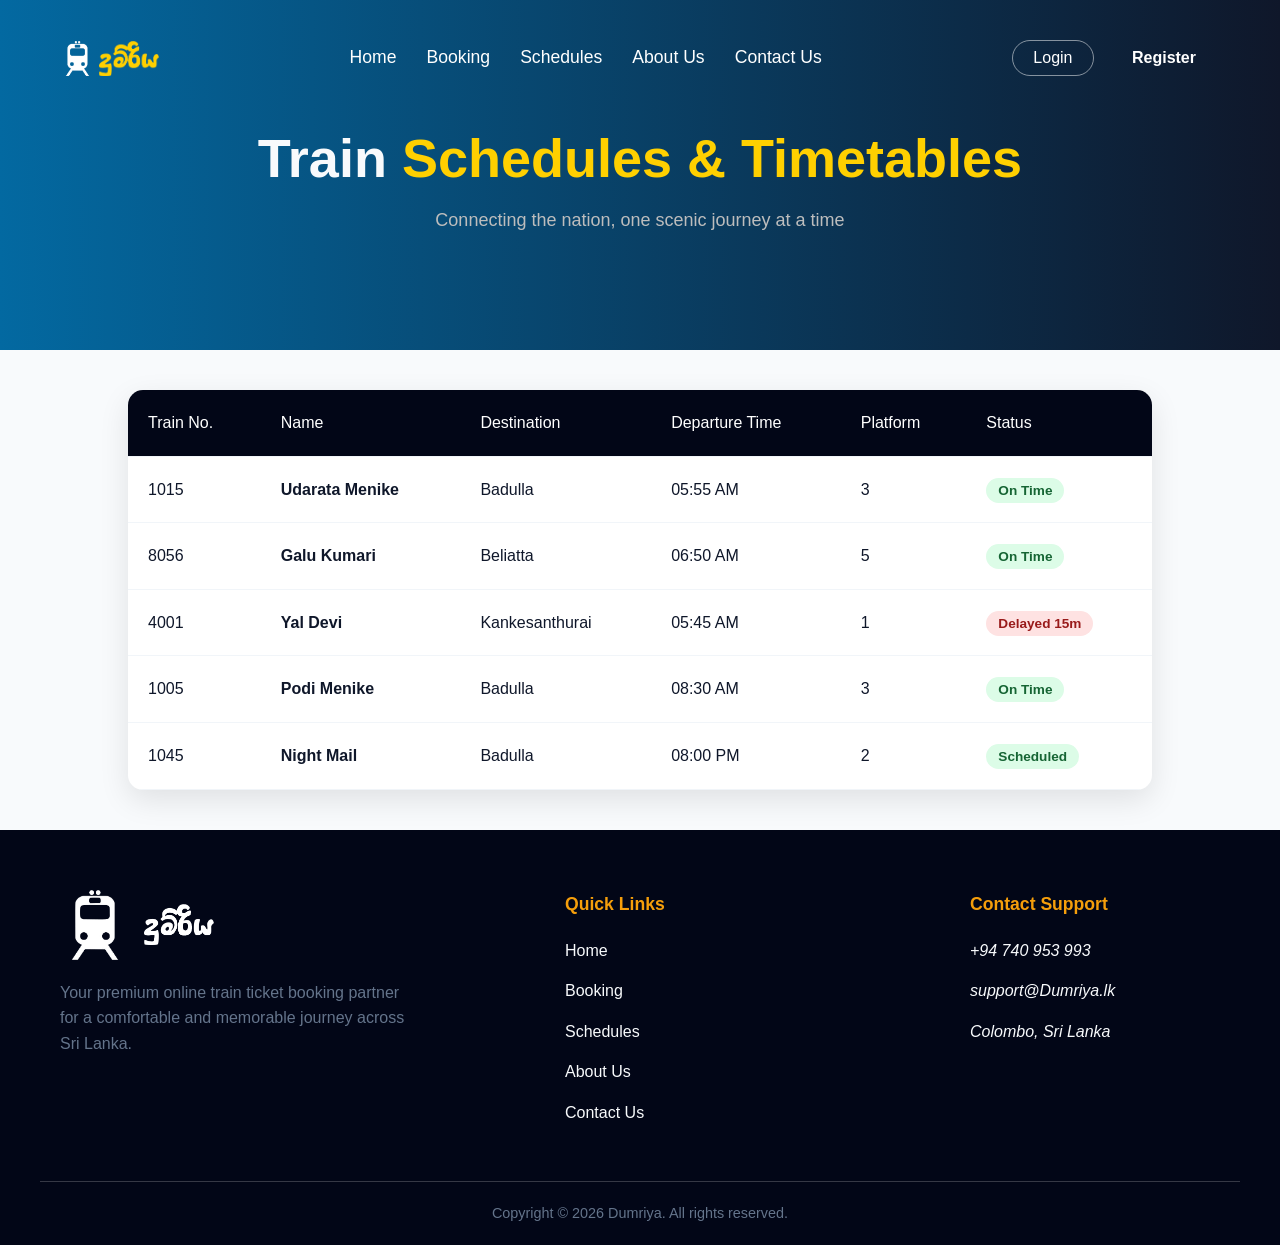
<file: schedules.html>
<!DOCTYPE html>
<html lang="en">

<head>
    <meta charset="UTF-8">
    <meta name="viewport" content="width=device-width, initial-scale=1.0">
    <title>Document</title>
    <link rel="stylesheet" href="css/style.css">
</head>
<style>
:root{
    --primary: #0284c7; 
    --primary-dark: #0369a1;
    --secondary: #f59e0b; 
    --secondary-hover: #d97706;
    --dark: #0f172a; 
    --darker: #020617;
    --light: #f8fafc;
    --gray: #64748b;
    --glass-bg: rgba(255, 255, 255, 0.1);
    --glass-border: rgba(255, 255, 255, 0.2);
    --glass-dark-bg: rgba(15, 23, 42, 0.7);

    --font-main: 'Inter', sans-serif;
    --font-heading: 'Outfit', sans-serif;
  
    --transition: all 0.3s ease-in-out;
    --shadow: 0 10px 30px rgba(0, 0, 0, 0.1);
    --shadow-lg: 0 20px 40px rgba(0, 0, 0, 0.2);
}

.Schedules{
    background: linear-gradient(
        90deg,
        var(--primary-dark) 0%,
        var(--dark) 100%
    );
    height : 350px;
    display: flex;
    flex-direction: column;
    align-items: center;
    justify-content: center;
}

.schTitle{
    display: flex;
    justify-content: center;
    align-items: center;
    gap: 15px;
}

.title-sch{
    color: var(--light);
    font-family: var(--font-heading);
    font-size: 54px;
    margin-bottom: 5px;
}

.schPara{
    color: rgb(189, 189, 189);
    font-size: 18px;
}

.sch-table {
        width: 80%;
        border-collapse: collapse;
        background: #fff;
        border-radius: 15px;
        overflow: hidden;
        box-shadow: var(--shadow);
        margin: 40px auto;
}

.sch-table th, .sch-table td {
            padding: 20px;
            text-align: left;
            border-bottom: 1px solid #f1f5f9;
}

.sch-table th {
            background-color: var(--darker);
            color: #fff;
            font-family: var(--font-heading);
            font-weight: 500;
}

.sch-table tr {
            transition: var(--transition);
}

.sch-table tr:hover {
            background-color: #f8fafc;
}

.status {
            padding: 5px 12px;
            border-radius: 20px;
            font-size: 0.85rem;
            font-weight: 600;
}

.status.on-time {
            background: #dcfce7;
            color: #166534;
}

.status.delayed {
            background: #fee2e2;
            color: #991b1b;
}

.sch-filters {
            display: flex;
            gap: 20px;
            margin-top: -30px;
            position: relative;
            z-index: 20;
            background: #fff;
            padding: 20px;
            border-radius: 15px;
            box-shadow: var(--shadow);
            align-items: flex-end;}

.sch-filters .input-group {
            flex: 1;
        }

.sch-filters .input-group label {
            color: var(--dark);
}

.sch-filters .input-group select {
            border: 1px solid #cbd5e1;
            color: var(--dark);
}
</style>

<body>
    <!--Navigation-->
    <header>
        <div class="container nav-container">
            <a href="index.html" class="logo" id="logo-name">
                <img src="assets/train-whit.png" alt="logo" class="train-logo">
                <i></i><img src="assets/Dumriya_Icon-yellow.png" alt="Dumriya logo">
            </a>
            <ul class="nav-links">
                <li><a href="index.html">Home</a></li>
                <li><a href="booking.html">Booking</a></li>
                <li><a href="schedules.html">Schedules</a></li>
                <li><a href="about.html">About Us</a></li>
                <li><a href="contact.html">Contact Us</a></li>
            </ul>

            <div class="nav-buttons">
                <button class="btn-login">Login</button>
                <button class="btn-register">Register</button>
            </div>
        </div>
    </header>

    <!--schedules box-->
    <div class="Schedules">
        <div class="schTitle">
            <h1 class="title-sch">Train <span style="color:#ffd000;">Schedules & Timetables</span></h1>
        </div>
        <p class="schPara">Connecting the nation, one scenic journey at a time</p>
    </div>

    <!--main schedules-->
    <div>
        <table class="sch-table">
            
            <tr>
                <th>Train No.</th>
                <th>Name</th>
                <th>Destination</th>
                <th>Departure Time</th>
                <th>Platform</th>
                <th>Status</th>
            </tr>      
            <tr>
                <td>1015</td>
                <td><strong>Udarata Menike</strong></td>
                <td>Badulla</td>
                <td>05:55 AM</td>
                <td>3</td>
                <td><span class="status on-time">On Time</span></td>
            </tr>
            <tr>
                <td>8056</td>
                <td><strong>Galu Kumari</strong></td>
                <td>Beliatta</td>
                <td>06:50 AM</td>
                <td>5</td>
                <td><span class="status on-time">On Time</span></td>
            </tr>
            <tr>
                <td>4001</td>
                <td><strong>Yal Devi</strong></td>
                <td>Kankesanthurai</td>
                <td>05:45 AM</td>
                <td>1</td>
                <td><span class="status delayed">Delayed 15m</span></td>
            </tr>
            <tr>
                <td>1005</td>
                <td><strong>Podi Menike</strong></td>
                <td>Badulla</td>
                <td>08:30 AM</td>
                <td>3</td>
                <td><span class="status on-time">On Time</span></td>
            </tr>
            <tr>
                <td>1045</td>
                <td><strong>Night Mail</strong></td>
                <td>Badulla</td>
                <td>08:00 PM</td>
                <td>2</td>
                <td><span class="status on-time">Scheduled</span></td>
            </tr>
            </table>
    </div>



    <!--Footer-->
    <footer>
        <div class="container">
            <div class="footer-logo">
                <img src="assets/train-whit.png" alt="logo">
                <img src="assets/dumriya_font.png">
                <p>Your premium online train ticket booking partner for a comfortable and memorable journey across Sri
                    Lanka.</p>
            </div>
            <div class="footer-content">
                <h4>Quick Links</h4>
                <ul class="footer-links">
                    <li><a href="index.html">Home</a></li>
                    <li><a href="booking.html">Booking</a></li>
                    <li><a href="schedules.html">Schedules</a></li>
                    <li><a href="about.html">About Us</a></li>
                    <li><a href="contact.html">Contact Us</a></li>
                </ul>
            </div>
            <div class="footer-info">
                <h4>Contact Support</h4>
                <ul class="social-links">
                    <li><i class="phone-no">+94 740 953 993</i></li>
                    <li><i class="email-add">support@Dumriya.lk</i></li>
                    <li><i class="location-add">Colombo, Sri Lanka</i></li>
                </ul>
            </div>
        </div>
        <div class="footer-bottom">
            <p>Copyright &copy; 2026 Dumriya. All rights reserved.</p>
        </div>
    </footer>
    <script src="js/main.js"></script>

</body>

</html>
</file>
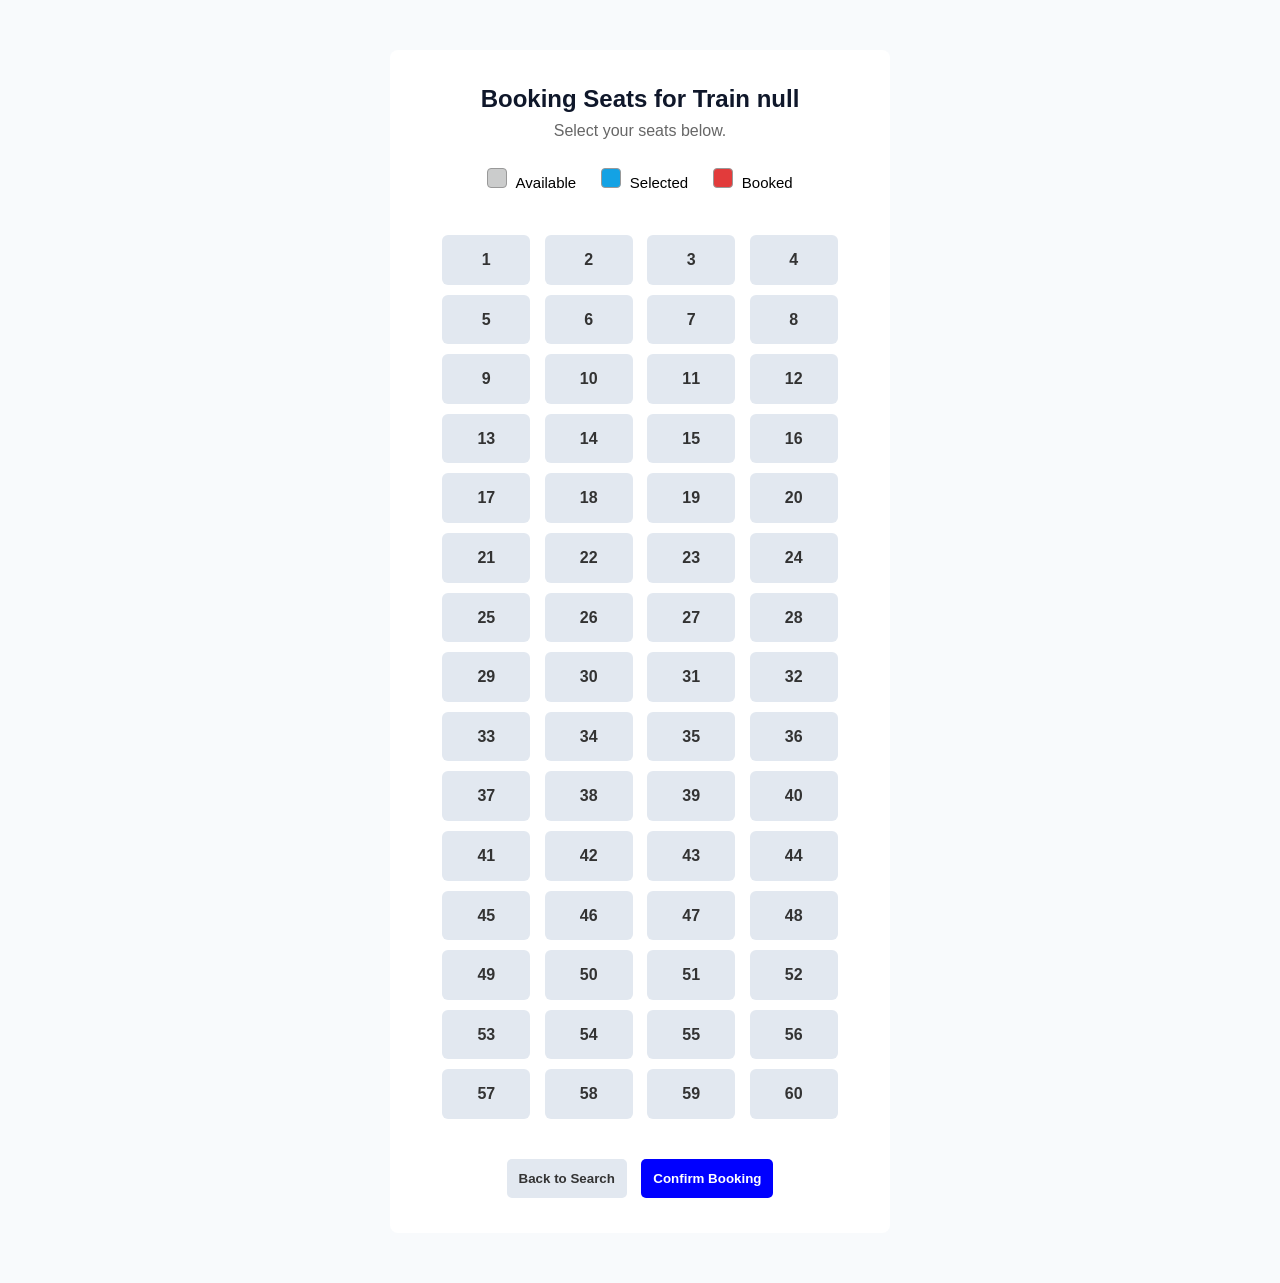
<file: seat-reservation.html>
<!DOCTYPE html>
<html lang="en">
<head>
    <meta charset="UTF-8">
    <meta name="viewport" content="width=device-width, initial-scale=1.0">
    <title>Select Seats | LankaTrains</title>
    <link rel="stylesheet" href="css/style.css">
    <link rel="stylesheet" href="css/booking.css">
    <link rel="stylesheet" href="css/seat-reserve.css">
</head>
<body>
    <div class="container">
        <div class="seat-selection-container">
            <h2 id="train-title"></h2>
            <p style="color: #666; margin-bottom: 20px;">Select your seats below.</p>
            <ul class="legend">
                <li><div class="seat-box" style="background-color: #cbcccc;"></div> Available</li>
                <li><div class="seat-box" style="background-color: #13a2e4;"></div> Selected</li>
                <li><div class="seat-box" style="background-color: #e23b3b;"></div> Booked</li>
            </ul>
            <div class="seat-grid" id="seat-grid"></div>
            <div class="action-buttons">
                <button class="btn-back" onclick="window.location.href='booking.html'">Back to Search</button>
                <button class="btn-book" id="book-btn">Confirm Booking</button>
            </div>
        </div>
    </div>

    <script src="js/seat-reservation.js"></script>
</body>
</html>
</file>
<file: css/style.css>
:root{
    --primary: #0284c7; 
    --primary-dark: #0369a1;
    --secondary: #f59e0b; 
    --secondary-hover: #d97706;
    --dark: #0f172a; 
    --darker: #020617;
    --light: #f8fafc;
    --gray: #64748b;
    --glass-bg: rgba(255, 255, 255, 0.1);
    --glass-border: rgba(255, 255, 255, 0.2);
    --glass-dark-bg: rgba(15, 23, 42, 0.7);

    --font-main: 'Inter', sans-serif;
    --font-heading: 'Outfit', sans-serif;
  
    --transition: all 0.3s ease-in-out;
    --shadow: 0 10px 30px rgba(0, 0, 0, 0.1);
    --shadow-lg: 0 20px 40px rgba(0, 0, 0, 0.2);
}

*{
    margin: 0;
    padding: 0;
    box-sizing: border-box;
}

body{
    font-family: var(--font-main);
    color: var(--dark);
    background-color: var(--light);
    line-height: 1.6;
    overflow-x: hidden;
}


/* Navigation */

header{
    position: fixed;
    top: 0;
    left: 0;
    width: 100%;
    z-index: 1000;
    transition: var(--transition);
    background: transparent;
    padding: 25px 0;
}

header.scrolled{
    background: var(--darker);
    padding: 15px  0;
    box-shadow: var(--shadow);
}

.container{
    max-width: 1200px;
    margin: 0 auto;
    padding: 0 20px;
}

.nav-container{
    display: flex;
    justify-content: space-between;
    align-items: center;
}

.logo{
    text-decoration: none;
    font-size: 1.8rem;
    font-weight: 800;
    color: #fff;
    display: flex;
    align-items: center;
    gap: 2px;
}

.logo img{
    height: 35px;
    width: auto;
}

.logo-name{
    font-style: normal;
}

.logo span{
    color: var(--secondary);
}

.nav-links{
    list-style: none;
    margin: 0;
    padding: 0px;
    display: flex;
    gap: 30px;
}

.nav-links li a{
    padding-top: 18px ;
    text-decoration: none;
    color: #fff;
    font-weight: 500;
    font-size: 1.1rem;
    position: relative;
    padding-bottom: 5px;
}

.nav-links li a::after{
    content: '';
    position: absolute;
    bottom: -5px;
    left: 0;
    width: 0;
    height: 2px;
    background: var(--secondary);
    transition: var(--transition);
}

.nav-links li a:hover::after,
.nav-links li a.active::after{
    width: 100%
}

.nav-buttons button{
    cursor: pointer;
    font-size: 1rem;
}

.nav-buttons .btn-login{

    background: transparent;
    border: 1px solid rgba(255, 255, 255, 0.5);
    color:#fff;
    padding: 8px 20px;
    border-radius: 30px;
    margin-right: 10px;
    transition: var(--transition);
}

.nav-buttons .btn-login:hover{
    border-color: #fff;
    background: rgba(255, 255, 255, 0.1);
}

.nav-buttons .btn-register{
    background: var(--primaryy);
    color: #fff;
    border: none;
    padding: 8px 24px;
    border-radius: 30px;
    font-weight: 600;
    transition: var(--transition);
}

.nav-buttons .btn-register:hover{
    background: #0077b3;
    color: #fff;
}

/* footer */

footer{
    background-color: var(--darker);
    color: var(--light);
    padding: 60px 0px 20px;
    font-family: var(--font-main);
}

.container{
    display: flex;
    justify-content: space-between;
    max-width: 1200px;
    margin: 0 auto;
    padding: 0 20px;
    gap: 40px;
    flex-wrap: wrap;
}

.footer-logo{
    flex: 1.5;
    max-width: 350px;
}

.footer-logo img{
    width: 70px;
    height: auto;
    display: inline-block;
    vertical-align: middle;
    margin-right: 10px;
    margin-bottom: 20px;
}

.footer-content, .footer-info{
    flex: 1;
    max-width: 250px;
}
h4{
    color: var(--secondary);
    margin-bottom: 20px;
    font-size: 1.1rem;
    margin-top: 0;
    font-family: var(--font-heading);
}

.footer-logo p{
    line-height: 1.6;
    color:  var(--gray);
    margin-top: 0;
}

ul{
    list-style: none;
    padding: 0;
    margin: 0;
}

ul li{
    margin-bottom: 15px;
    color: var(--light);
    display: flex;
    align-items: center;
    gap: 12px;
}

ul li a{
    text-decoration: none;
    color: var(--light);
    transition: var(--transition);
}

ul li a:hover{
    color: var(--secondary-hover);
}

footer-info i{
    font-style: normal;
    word-break: break-word;
    color: var(--primary);
}

.footer-bottom{
    max-width: 1200px;
    margin: 40px auto 0;
    padding: 20px 20px 0;
    border-top: 1px solid var(--glass-border);
    text-align: center;
    color: var(--gray);
    font-size: 0.9rem;
}
</file>
<file: css/index.css>
*{
    padding: 0;
    margin: 0;
}
body {
    font-family: sans-serif;
    background-color: #f8fafc;
    color:#fbfbfd;
    width:100%;
}

.context {
    display:flex;
    align-items: center;
    background-image: url('../assets/images/herocopy.png');
    background-size: cover;
    background-position: center;
    height: 100vh;
    
    
}



.context_content {
    text-align: center;
    margin: auto;
    width: 90%;
    max-width: 1000px;
    
} 

.context_title {
    
    font-family: Segoe UI;
    font-size: 50px;
    margin-bottom: 20px;
}

.context_para {
    font-size: 20px;
    margin-bottom: 40px;
    color: #cbd5e1;
}

.search_block {
    background: rgba(70, 69, 69, 0.7);
    border: 2px solid rgb(12, 12, 12, 0.01);
    border-radius : 15px;
    padding:25px;
}       
  

.form_search {
    display:flex;
    flex-wrap:wrap;
    gap:10px; 
    align-items: center;

}

.input_group{
    flex: 1 1 180px;
    display: flex;
    flex-direction: column;
    text-align: left;
}

.input_group label {
    margin-bottom: 12px;
    font-size: 14px;
    font-family: sans-serif;
    color: #ffffff;
}
.input_group select,
.input_group input {
    width: 90%;
    padding: 10px;
    border-radius: 8px;
    border: 1px solid rgba(255, 255, 255, 0.3);
    font-size: 15px;
    background-color: #ffffff;
    color: #333333;
}

.search_button {
    width: 50%; 
    height: 45px;
    margin: 20px auto 0 auto; 
    display: block;
    
    
    color: black;
    background-color: #f59e0b;
    border-radius: 8px;
    font-family: 'Segoe UI';
    border: none;
    font-weight: 900;
    font-size: 18px;
    cursor: pointer;
}

.search_button:hover {
    background-color: #0284c7;
    color: white;
    transition: 200ms ease-in;
}
/*.form_search select{
    font-family: Verdana, Geneva, Tahoma, sans-serif;
    padding: 10px;
    margin-bottom: 30px;
}
#Date{
    padding-top: 10px;
    padding-bottom: 10px;
    text-align: center;
}
#Passengers{
    padding-top: 10px;
    padding-bottom: 10px;
}
.form_search .input_group {
    width:18%;
    display: inline-block;
    margin-bottom: 15px;
}
#passenger-div{
    margin-left: 0;
    width: 25%;
    display: inline-block;
}
.form_search .search_button{
    color: black;
    padding: 10px 15px;
    background-color: #f59e0b;
    border-radius: 5px;
    font-family: Segoe UI;
    border: 1px solid black;
    font-weight: 900;
}
.form_search .search_button:hover{
    cursor: pointer;
    background-color: #0284c7;
    color: white;
    transition: 200ms ease-in;
}

.input_group input,
.input_group select {
    border-radius: 10px;
    border: 1px solid rgba(255, 255, 255, 0.3);
}
#search-btn{
    display: block;
    margin:auto;
    font-size: 24px;
    padding: 15px 25px;*/
    
}

/* Card Section */
.train-section {
    background-color: #f4f7f6;
    padding: 50px 0;
    font-family: Arial, sans-serif;
}

.train-container {
    max-width: 900px;
    margin: 0 auto;
    padding: 0 15px;
}

.train-title {
    text-align: center;
    margin-bottom: 30px;
}
.train-div-div {
    display: flex;
    flex-wrap: wrap;
    gap: 30px;
}

.two-card {
    background: #ffffff;
    border: 1px solid #dddddd;
    border-radius: 8px;
    flex: 1 1 calc(50% - 30px); min-width: 280px; 
    display: flex;
    flex-direction: column;
}

.two-card img {
    width: 100%;
    height: 220px; 
}

.two-card-body {
    padding: 20px;
    display: grid;
}

.two-card-body h3 {
    margin: 0 0 10px 0;
    font-size: 20px;
    color: black;
}

.two-card-body p {
    margin: 0 0 20px 0;
    font-size: 15px;
    color: black;
    margin: auto;   
}

.two-card-footer {
    display: flex;
    align-items: center;
    padding-top: 15px;
    border-top: 1px solid lightgray;
}

.two-card-footer span {
    font-weight: bold;
    color: #0056b3;
    font-size: 16px;
}

.two-btn {
    margin-left: auto;
    background-color: #ff9800;
    color: #ffffff;
    padding: 8px 16px;
    font-size: 15px;
    font-weight: bold;
}

.two-btn:hover {
    background-color: #e68a00;
}
</file>
<file: css/about.css>
:root{
    --primary: #0284c7; 
    --primary-dark: #0369a1;
    --secondary: #f59e0b; 
    --secondary-hover: #d97706;
    --dark: #0f172a; 
    --darker: #020617;
    --light: #f8fafc;
    --gray: #64748b;
    --glass-bg: rgba(255, 255, 255, 0.1);
    --glass-border: rgba(255, 255, 255, 0.2);
    --glass-dark-bg: rgba(15, 23, 42, 0.7);

    --font-main: 'Inter', sans-serif;
    --font-heading: 'Outfit', sans-serif;
  
    --transition: all 0.3s ease-in-out;
    --shadow: 0 10px 30px rgba(0, 0, 0, 0.1);
    --shadow-lg: 0 20px 40px rgba(0, 0, 0, 0.2);
}

.titleBox{
    background: linear-gradient(
        90deg,
        var(--primary-dark) 0%,
        var(--dark) 100%
    );
    height : 350px;
    display: flex;
    flex-direction: column;
    align-items: center;
    justify-content: center;
}

.aboutTitle{
    display: flex;
    /* background-color: red; */
    justify-content: center;
    align-items: center;
    gap: 15px;
}

.title{
    color: var(--light);
    font-family: var(--font-heading);
    font-size: 54px;
    margin-bottom: 5px;
}

.font_Image img{
    width: 150px;
    height: 100px;
}

.titlePara{
    color: rgb(189, 189, 189);
    font-size: 18px;
}

.contentBox{
    display: flex;
}

.content{
    width: 35%;
    padding: 0px 10px 0px 100px;
    margin-top: 80px;
}

.content h1{
    font-size: 36px;
    font-weight: bold;
}

.content p{
    color: var(--gray);
    font-size: 18px;
    font-weight: 500;
    margin-top: 40px;
}

.imageBox{
    width: 60%;
    height: 600px;
    margin: 50px 15px;
    padding: 15px;
}

.imageBox img{
    width: 100%;
    height: 100%;
    border-radius: 30px;
    transition: var(--transition);
    box-shadow: 8px 12px 20px rgba(0,0,0,0.6);
}

.contactUsButton{
    width: 250px;
    height: 50px;
    border-radius: 320px;
    border: none;
    background-color: #003B6D;
    color: white;
    font-family: var(--font-heading);
    font-size: 22px;
    font-weight: bold;
    margin-top: 50px;
    margin-bottom: 50px;
    cursor: pointer;
}

.contactUsButton:focus{
    outline: none;
}

.contactUsButton:hover{
    background-color: #00132B;
    box-shadow: var(--shadow-lg);
}

.choosesBox{
    text-align: center;
}

.choosesBox h2{
    font-size: 36px;
    color: black;
    font-family: var(--font-heading);
}

.choosesBox p{
    color: var(--gray);
    font-size: 18px;
}

.selectionBox{
    display: flex;
    justify-content: space-between;
    margin: 0px 200px;
    padding-top: 60px;
    margin-bottom: 80px;
}

.selection{
    width: 250px;
    height: 200px;
    box-shadow: var(--shadow-lg);
    justify-content: center;
    align-items: center;
    display: flex;
    flex-direction: column;
    border-radius: 15px;
}

.selection img{
    width: 50px;
    height: 50px;
    color: yellow;
}

.selection p{
    font-family: var(--font-main);
    font-weight: bold;
    /* color: var(--gray); */
    font-size: 18px;
}

.selection:hover{
    background-color: var(--primary);
    box-shadow: var(--shadow-lg);
    color: white;
    margin-top: -25px;
    transition: var(--transition);
}
</file>
<file: css/booking.css>
:root{
    --primary: #0284c7; 
    --primary-dark: #0369a1;
    --secondary: #f59e0b; 
    --secondary-hover: #d97706;
    --dark: #0f172a; 
    --darker: #020617;
    --light: #f8fafc;
    --gray: #64748b;
    --glass-bg: rgba(255, 255, 255, 0.1);
    --glass-border: rgba(255, 255, 255, 0.2);
    --glass-dark-bg: rgba(15, 23, 42, 0.7);

    --font-main: 'Inter', sans-serif;
    --font-heading: 'Outfit', sans-serif;
  
    --transition: all 0.3s ease-in-out;
    --shadow: 0 10px 30px rgba(0, 0, 0, 0.1);
    --shadow-lg: 0 20px 40px rgba(0, 0, 0, 0.2);    
    }

                /*header text*/
                .titleBox{
                    background: linear-gradient(
                        90deg,
                        var(--primary-dark) 0%,
                        var(--dark) 100%
                    );
                    height : 350px;
                    display: flex;
                    flex-direction: column;
                    align-items: center;
                    justify-content: center;
                }

                .aboutTitle{
                    display: flex;
                    /* background-color: red; */
                    justify-content: center;
                    align-items: center;
                    gap: 15px;
                }

                .title{
                    color: var(--light);
                    font-family: var(--font-heading);
                    font-size: 54px;
                    margin-bottom: 5px;
                }

                .titlePara{
                    color: rgb(189, 189, 189);
                    font-size: 18px;
                }
        
        
        .search-result-container{
            display: grid;
            grid-template-columns: 300px 1fr;
            gap: 30px;
            padding: 40px 50px;
        }

        /*filter bar*/
        .filter-sidebar{
            background-color: var(--light);
            padding: 25px;
            border-radius: 15px;
            box-shadow:var(--shadow);
            height: fit-content;
        }

        .filter-sidebar h2{
            margin-bottom: 20px;
            padding-bottom: 10px;
            border-bottom: 1px solid var(--light);
            color: var(--darker);
        }

        .filter-group{
            margin-bottom: 20px;
        }

        .filter-group label.criteria-label{
            display: block;
            margin-bottom: 8px;
            font-weight: bold;
            color: var(--dark);
        }

        .filter-time{
            width: 100%;
            padding: 8px;
            border-radius: 5px;
            border: 1px solid var(--dark);
            shadow:var(--dark);
        }

       

        .btn-primary{
            width:100%;
            padding:12px;
            background-color: var(--primary-dark);
            color: var(--light);
            border: none;
            border-radius: 20px;
            cursor: pointer;
            font-weight: bold;
            transition: var(--transition);
        }

        .btn-primary:hover{
            background-color: var(--primary);
        }

        /*train cards*/
        .train-card{
            background: var(--light);
            border-radius: 15px;
            padding: 25px;
            margin-bottom: 20px;
            box-shadow: var(--shadow);
            display: flex;
            justify-content: space-between;
            align-items: center;
            transition: var(--transition);
            border-left: 5px solid var(--primary);
        }

        .train-route{
            display: flex;
            align-items: center;
            gap: 15px;
            color: var(--gray);
            margin-bottom: 15px;
        }

        .train-card:hover {
            transform: translateY(-5px);
            box-shadow: var(--shadow-lg);
        }

        .train-info h3 {
            color: var(--darker);
            margin-bottom: 10px;
            font-size: 22px;
        }

        .time {
            font-weight: 700;
            color: var(--dark);
            font-size: 18px;
        }

        .train-features{
             display: inline-block;
            background: #f1f5f9;
            padding: 5px 10px;
            border-radius: 20px;
            font-size: 14px;
            margin-right: 10px;
            color: var(--dark);
        }

         .train-action {
            text-align: right;
        }

        .price {
            font-size: 29px;
            font-weight: 600;
            color: var(--secondary);
            display: block;
            margin-bottom: 10px;
        }

        .btn-secondary{
            padding: 10px 20px;
            background-color:var(--secondary);
            color:;
            border: none;
            border-radius: 30px;
            cursor: pointer;
            font-weight: bold;
            transition: var(--transition);
        }

        .btn-secondary:hover{
            background-color: var(--secondary-hover);
            transform: translateY(-2px);
            
        }
</file>
<file: css/contact.css>
:root{
    --primary: #0284c7; 
    --primary-dark: #0369a1;
    --secondary: #f59e0b; 
    --secondary-hover: #d97706;
    --dark: #0f172a; 
    --darker: #020617;
    --light: #f8fafc;
    --gray: #64748b;
    --glass-bg: rgba(255, 255, 255, 0.1);
    --glass-border: rgba(255, 255, 255, 0.2);
    --glass-dark-bg: rgba(15, 23, 42, 0.7);

    --font-main: 'Inter', sans-serif;
    --font-heading: 'Outfit', sans-serif;
  
    --transition: all 0.3s ease-in-out;
    --shadow: 0 10px 30px rgba(0, 0, 0, 0.1);
    --shadow-lg: 0 20px 40px rgba(0, 0, 0, 0.2);
}

/* Get in touch bg Section */
.titleBox{
    background: linear-gradient(
        90deg,
        var(--primary-dark) 0%,
        var(--dark) 100%
    );
    height : 350px;
    display: flex;
    flex-direction: column;
    align-items: center;
    justify-content: center;
}

/* Get in touch text Section */
.title{
    color: var(--light);
    font-family: var(--font-heading);
    font-size: 54px;
    margin-bottom: 5px;
}

/* sub para near get in touch */
.titlePara{
    color: rgb(189, 189, 189);
    font-size: 18px;
}

/* Form Main box */
.container-cnt {
    display: flex;
    width: 80%;
    max-width: 900px;
    margin: -50px auto 50px auto;
    background-color: white;
    border: none;
    border-radius: 8px; 
    overflow: hidden;
    box-shadow: 0px 10px 30px rgba(0, 0, 0, 0.2);
}

/* Form Left box */
.left-panel {
    width: 50%;
    background: linear-gradient(
        90deg,
        var(--dark) 0%,
        var(--primary-dark) 100%
    );
    color: white;
    padding: 30px;
}

.left-panel h2 {
    margin-bottom: 10px;
}


.info-item {
    display: flex;
    align-items: flex-start; 
    margin-bottom: 25px; 
    margin-top: 20px;
}


.info-item img {
    width: 25px;
    height: 25px;
    margin-right: 20px;
    margin-top: 5px;
}

.left-panel h3 {
    margin-bottom: 5px;
    font-size: 18px;
}

/*Form Right Box*/
.right-panel {
    width: 60%;
    padding: 30px;
    background: white;
    color:#333;
}

.right-panel h2 {
    margin-bottom: 20px;
}

/* Form Styling */
form div {
    margin-bottom: 15px;
}

label {
    font-weight: bold;
    display: block;
    margin-bottom: 5px;
    color: #333;
}

input, textarea {
    width: 100%;
    padding: 10px;
    border: 1px solid #aaa;
    border-radius: 8px;
    resize: none;
    font-family: inherit;
}

.butt1 {
    width: 100%;
    padding: 12px;
    background-color: #0288d1;
    color: white;
    border: none;
    font-weight: bold;
    cursor: pointer;
    border-radius: 8px;
}

.butt1:hover {
    background-color: #026aa7;
}
/* js for contact form */
.toast {
    position: fixed;
    top: 30px;
    right: -400px;
    background-color: white;
    color: #1f2937;
    padding: 16px 24px;
    border-radius: 12px;
    border-left: 6px solid #10b981;
    box-shadow: 0 10px 30px rgba(0, 0, 0, 0.15); 
    display: flex;
    align-items: center;
    gap: 15px;
    font-weight: 600;
    transition: right 0.5s ease; 
    z-index: 1000;
}

.toast.show {
    right: 30px; 
}

.toast-icon {
    background-color: #10b981; 
    color: white;
    width: 24px;
    height: 24px;
    display: flex;
    align-items: center;
    justify-content: center;
    border-radius: 50%; 
    font-size: 14px;
    font-weight: bold;
}
.error-toast {
    border-left: 6px solid #ef4444; 
}

.error-icon {
    background-color: #ef4444; 
}

/* Basic Mobile View */
@media (max-width: 700px) {
    .container {
        flex-direction: column;
        margin-top: 20px;
    }
    .left-panel {
        width: 100%;
    }
    .right-panel {
        width: 100%;
    }
}
</file>
<file: css/login.css>
:root{
    --primary: #0284c7; 
    --primary-dark: #0369a1;
    --secondary: #f59e0b; 
    --secondary-hover: #d97706;
    --dark: #0f172a; 
    --darker: #020617;
    --light: #f8fafc;
    --gray: #64748b;
    --glass-bg: rgba(255, 255, 255, 0.1);
    --glass-border: rgba(255, 255, 255, 0.2);
    --glass-dark-bg: rgba(15, 23, 42, 0.7);

    --font-main: 'Inter', sans-serif;
    --font-heading: 'Outfit', sans-serif;
  
    --transition: all 0.3s ease-in-out;
    --shadow: 0 10px 30px rgba(0, 0, 0, 0.1);
    --shadow-lg: 0 20px 40px rgba(0, 0, 0, 0.2);
}

* {
      box-sizing: border-box;
      margin: 0;
      padding: 0;
      font-family: var(--font-main);    
}

/*full screen */
.screen-container {
      display: flex;
      width: 100vw;
      height: 100vh;
      background-image: url('../assets/train-login.jpg'); 
      background-size: cover;
      background-position: center;
      background-repeat: no-repeat;
      /*image animation*/
      transition: background-image 1s ease-in-out;
}

/*left side */
.left-side{
      flex: 1.5;
      display: flex;
      flex-direction: column;
      justify-content: flex-end; 
      padding: 40px;
      color: white; 
}
.left-side h1 {
    font-size: 3rem;
    font-weight: 700;
    line-height: 1.2;
    margin-bottom: 20px;
    max-width: 550px;  
}

.left-side p {
    font-size: 1.1rem;
    line-height: 1.6;
    color: rgba(255, 255, 255, 0.9);
    max-width: 500px;
}

/*right side*/
.right-side {
      flex: 1;
      display: flex;
      flex-direction: column;
      justify-content: center;
      align-items: center;
      padding: 60px;
          background: linear-gradient(
        90deg,
        var(--primary-dark) 0%,
        var(--dark) 100%
    );
}

/*login card*/
.login-card {
    background-color: #ffffff;
    border-radius: 15px;      
    padding: 40px;            
    box-shadow: 0 4px 15px rgba(0, 0, 0, 0.1);
    max-width: 450px; 
    width: 100%;
    height: 100%;
    display: flex;
    flex-direction: column;
    justify-content: space-between; 
    min-height: 550px;
    transition: transform 0.3s ease, box-shadow 0.3s ease;
}

.login-card:hover {
    transform: scale(1.02);
    box-shadow: 0 15px 35px rgba(0, 0, 0, 0.2);
}

/*small sentence*/
.subtitle{
    color: #6c757d;
    margin-bottom: 25px;
}

input[type="email"],
input[type="password"],
input[type="text"]
 {
    width: 100%;
    padding: 12px;
    margin-top: 6px;
    margin-bottom: 18px;
    border: 1px solid #ccc;
    border-radius: 6px;
    box-sizing: border-box;
}

label[for="email"], 
label[for="password"] {
    font-weight: bold;
}

/*password*/
.password-wrapper {
    position: relative;
    width: 100%;
}

.password-wrapper input[type="password"],
.password-wrapper input[type="text"] {
    width: 100%;
    padding-right: 45px;
    margin-bottom: 0;
}

.eye-icon {
    position: absolute;
    right: 15px;
    top: 55%;
    transform: translateY(-50%);
    cursor: pointer;
    font-size: 18px;
    color: #64748b;
    user-select: none;
    transition: color 0.2s ease;
}

.eye-icon:hover {
    color: #0284c7;
}

.password-wrapper {
    margin-top: 6px;
    margin-bottom: 18px;
}

.error-text {
    color: #d9534f;
    font-size: 13px;
    margin-top: -15px;
    margin-bottom: 15px;
    display: none;
}

.form-foot {
    display: flex;
    justify-content: space-between;
    align-items: center;
    width: 100%;
    margin-top: 10px;
    margin-bottom: 20px;
}

.remember {
    display: flex;
    align-items: center;
    gap: 6px;
}

button[type="submit"] {
    width: 100%;
    padding: 16px;
    background-color: #0284c7;
    color: white;
    border: none;
    border-radius: 6px;
    font-size: 18px;
    font-weight: bold;
    cursor: pointer;
    margin-top: 15px;
    transition: background-color 0.2s ease;
}

button[type="submit"]:hover {
    background-color: #004c99; 
}

/*fix links*/
.login-card a {
    color: #0066cc;
    text-decoration: none;
    font-weight: 500;
    transition: color 0.2s ease; 
}

.backHome{
    margin-top: 15px;
    text-align: center;
}

.login-card a:hover {
    color: #004c99;
}

/* dumriya logo */
.logo{
    display: inline-flex;
    align-items: center;
    gap: 12px;
    margin-bottom: 30px;
    text-decoration: none;
}

.train-logo{
    height: 100px;
    width: auto;
}

.text-logo{
    height: 90px;
    width: auto;
}

/* toast container */
#toast-container {
    position: fixed;
    top: 25px;
    right: 25px;
    z-index: 9999;
    display: flex;
    flex-direction: column;
    gap: 15px;
}

.toast {
    background-color: #ffffff;
    color: #1f2937;
    padding: 16px 24px;
    border-radius: 12px;
    box-shadow: 0 10px 30px rgba(0, 0, 0, 0.15);
    display: flex;
    align-items: center;
    gap: 12px;
    font-size: 15px;
    font-weight: 600;
    transform: translateX(150%);
    transition: transform 0.4s cubic-bezier(0.175, 0.885, 0.32, 1.275);
}

.toast.show {
    transform: translateX(0);
}

.toast.error {
    border-left: 6px solid #ef4444;
}

.toast.success {
    border-left: 6px solid #10b981; 
}

.toast-icon {
    display: inline-flex;
    justify-content: center;
    align-items: center;
    width: 22px;
    height: 22px;
    border-radius: 50%;
    color: white;
    font-size: 12px;
}

.error-icon { background-color: #ef4444; }
.success-icon { background-color: #10b981; }
</file>
<file: css/register.css>
:root {
    --primary: #0284c7; 
    --primary-dark: #0369a1;
    --dark: #0f172a; 
    --font-main: 'Inter', sans-serif;
    --transition: all 0.3s ease-in-out;
}

* {
    box-sizing: border-box;
    margin: 0;
    padding: 0;
    font-family: var(--font-main);    
}

.screen-container {
    display: flex;
    width: 100vw;
    height: 100vh;
    background-image: url('../assets/train-login.jpg'); 
    background-size: cover;
    background-position: center;
    background-repeat: no-repeat;
    transition: background-image 1s ease-in-out;
}

.left-side {
    flex: 1.5;
    display: flex;
    flex-direction: column;
    justify-content: flex-end; 
    padding: 40px;
    color: white; 
}

.left-side h1 {
    font-size: 3rem;
    font-weight: 700;
    line-height: 1.2;
    margin-bottom: 20px;
    max-width: 550px;  
}

.left-side p {
    font-size: 1.1rem;
    line-height: 1.6;
    color: rgba(255, 255, 255, 0.9);
    max-width: 500px;
}

.right-side {
    flex: 1;
    display: flex;
    flex-direction: column;
    justify-content: center;
    align-items: center;
    padding: 20px;
    background: linear-gradient(90deg, var(--primary-dark) 0%, var(--dark) 100%);
}

.login-card {
    background-color: #ffffff;
    border-radius: 15px;      
    padding: 30px 40px;            
    box-shadow: 0 4px 15px rgba(0, 0, 0, 0.1);
    max-width: 450px; 
    width: 100%;
    height: auto; 
    display: flex;
    flex-direction: column;
    transition: transform 0.3s ease, box-shadow 0.3s ease;
}

.login-card:hover {
    transform: scale(1.02);
    box-shadow: 0 15px 35px rgba(0, 0, 0, 0.2);
}

.login-card h2 {
    margin-bottom: 5px;
}

.subtitle {
    color: #6c757d;
    margin-bottom: 15px;
    font-size: 0.9rem;
}

form {
    display: flex;
    flex-direction: column;
}

label {
    font-weight: bold;
    font-size: 0.9rem;
    margin-bottom: 4px;
}

input[type="email"],
input[type="password"],
input[type="text"] {
    width: 100%;
    padding: 10px; 
    margin-bottom: 5px; 
    border: 1px solid #ccc;
    border-radius: 6px;
}

.error-text, i[id$="-error"] {
    color: #d9534f;
    font-size: 12px;
    min-height: 15px; 
    display: block;
    font-style: normal;
}

.checkbox-wrapper {
    display: flex;
    align-items: center;
    gap: 8px;
    margin-top: 5px;
}

.checkbox-wrapper label {
    margin-bottom: 0;
    font-weight: normal;
}

button[type="submit"] {
    width: 100%;
    padding: 14px;
    background-color: #0284c7;
    color: white;
    border: none;
    border-radius: 6px;
    font-size: 18px;
    font-weight: bold;
    cursor: pointer;
    margin-top: 10px;
    transition: background-color 0.2s ease;
}

button[type="submit"]:hover {
    background-color: #004c99; 
}

.login-card a {
    color: #0066cc;
    text-decoration: none;
    font-weight: 500;
    transition: color 0.2s ease; 
}

.login-card a:hover {
    color: #004c99;
}

.backHome {
    text-align: center;
    font-size: 0.9rem;
}

.logo {
    display: inline-flex;
    align-items: center;
    gap: 12px;
    margin-bottom: 30px;
    text-decoration: none;
}

.train-logo { height: 100px; width: auto; }
.text-logo { height: 90px; width: auto; }

#toast-container {
    position: fixed; top: 25px; right: 25px; z-index: 9999;
    display: flex; flex-direction: column; gap: 15px;
}
</file>
<file: css/seat-reserve.css>
.seat-selection-container {
    max-width: 500px;

    margin: 50px auto;

    background-color: white;
    padding: 30px;

    border-style: 1px solid #cccccc;
    border-radius: 8px;
    text-align: center;
}

.legend {
    text-align: center;
    list-style-type: none;
    padding: 0px;
    margin-bottom: 20px;
}

.legend li {
    color: black;
    display: inline-block;
    margin-left: 10px;
    margin-right: 10px;
    font-size: 15px;
}

.seat-box {
    color: black;
    display: inline-block;
    width: 20px;
    height: 20px;
    border: 1px solid #999999;

    border-radius: 4px;

    margin-right: 5px;
    margin-top: 4px; 
}

/* seats container  */
.seat-grid {
    width: 100%;
    margin-bottom: 30px;
    text-align: center; 
}

/* seats unit */
.seat {
    display: inline-block;
    width: 20%; 
    margin: 5px;
    padding-top: 12px;
    padding-bottom: 12px;
    background-color: #e2e8f0;
    border-style: solid 1px #cbd5e1;
    border-radius: 6px;

    cursor: pointer;
    font-weight: bold;
    color: #333333;
}

/* seat  selected */
.seat.selected {
    color: white;
    background-color: blue;
    border-color: darkblue;
}

/* already booked */
.seat.occupied {
    border-color: darkred;
    background-color: red;
    
    color: white;
}

/* Bottom buttons  */
.action-buttons {
    width: 100%;
    text-align: center;
}
.action-buttons button {
    margin: 5px;
    border-style: none;
    font-weight: bold;
    border-radius: 5px;
    cursor: pointer;
    padding: 12px;
}
.btn-book {
    color: white;
    background-color: blue;
}

.btn-back {
    background-color: #e2e8f0;
    color: #333333;
}
</file>
